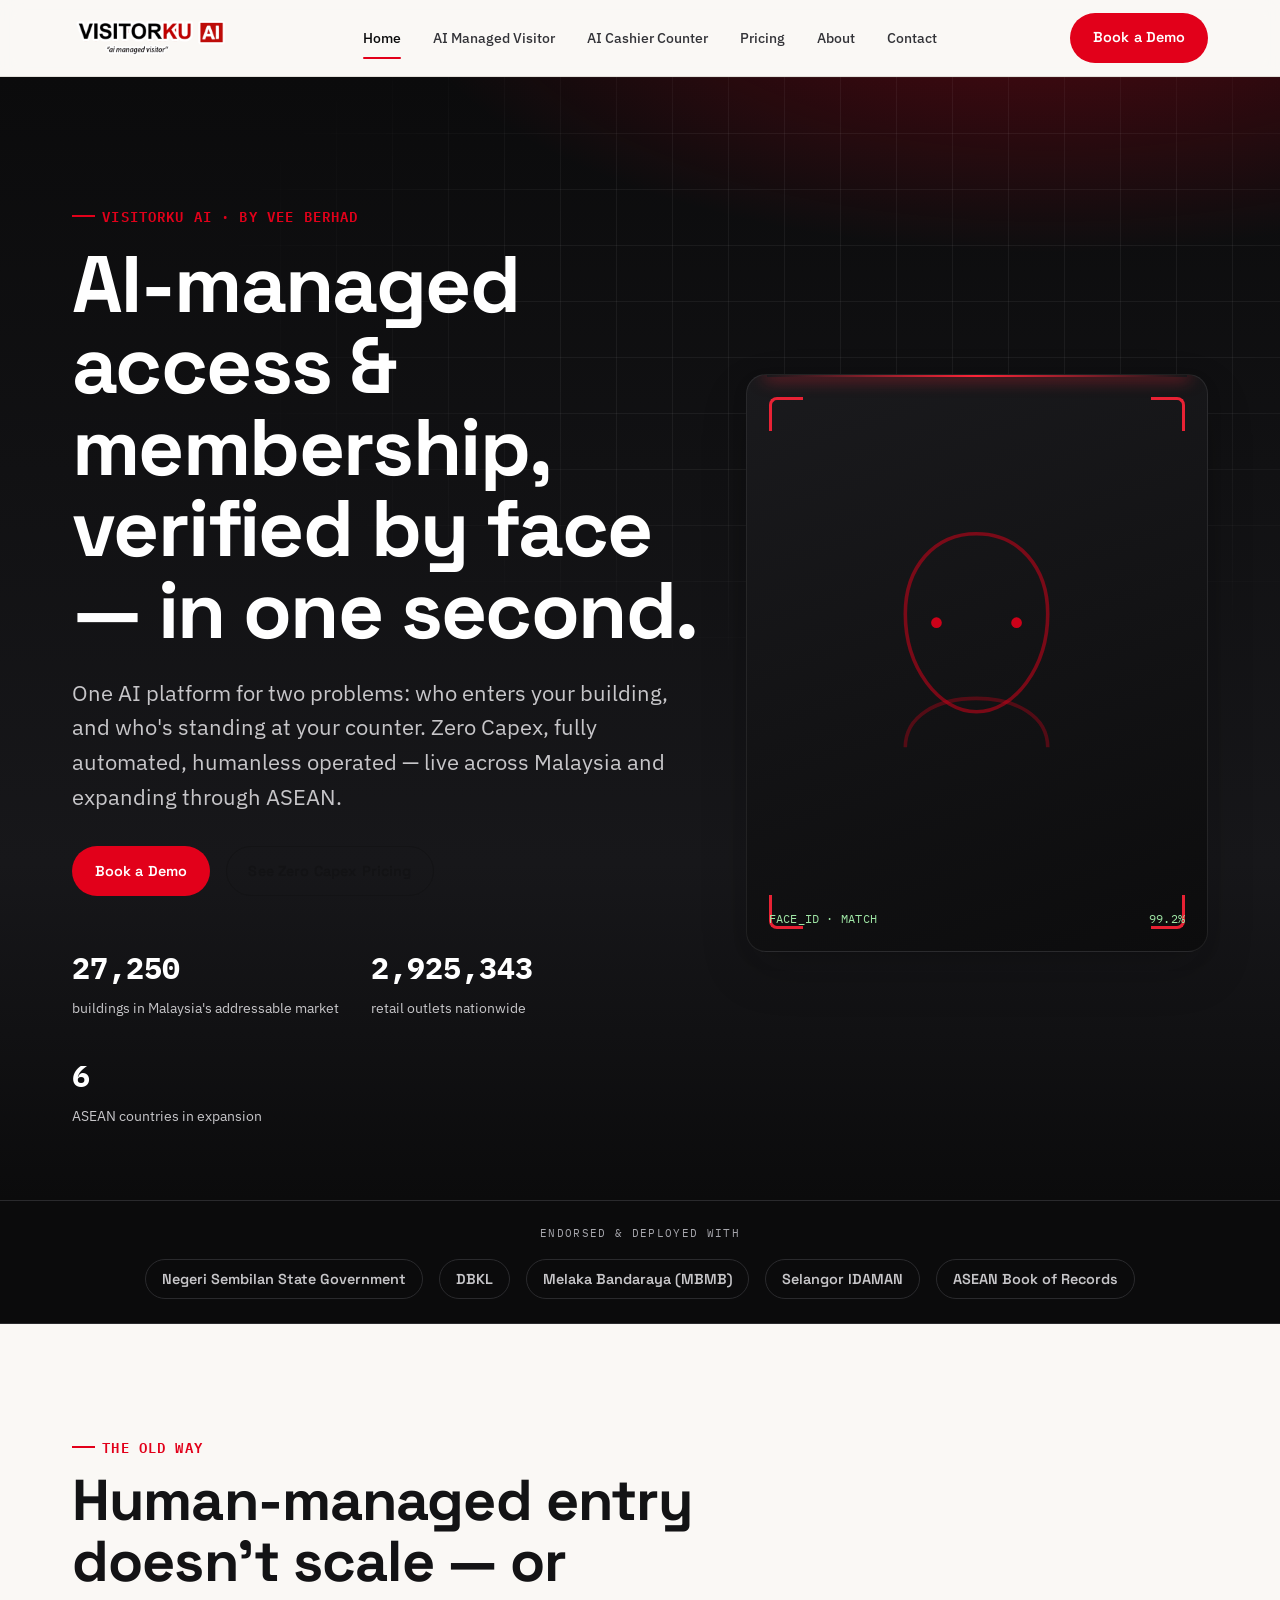
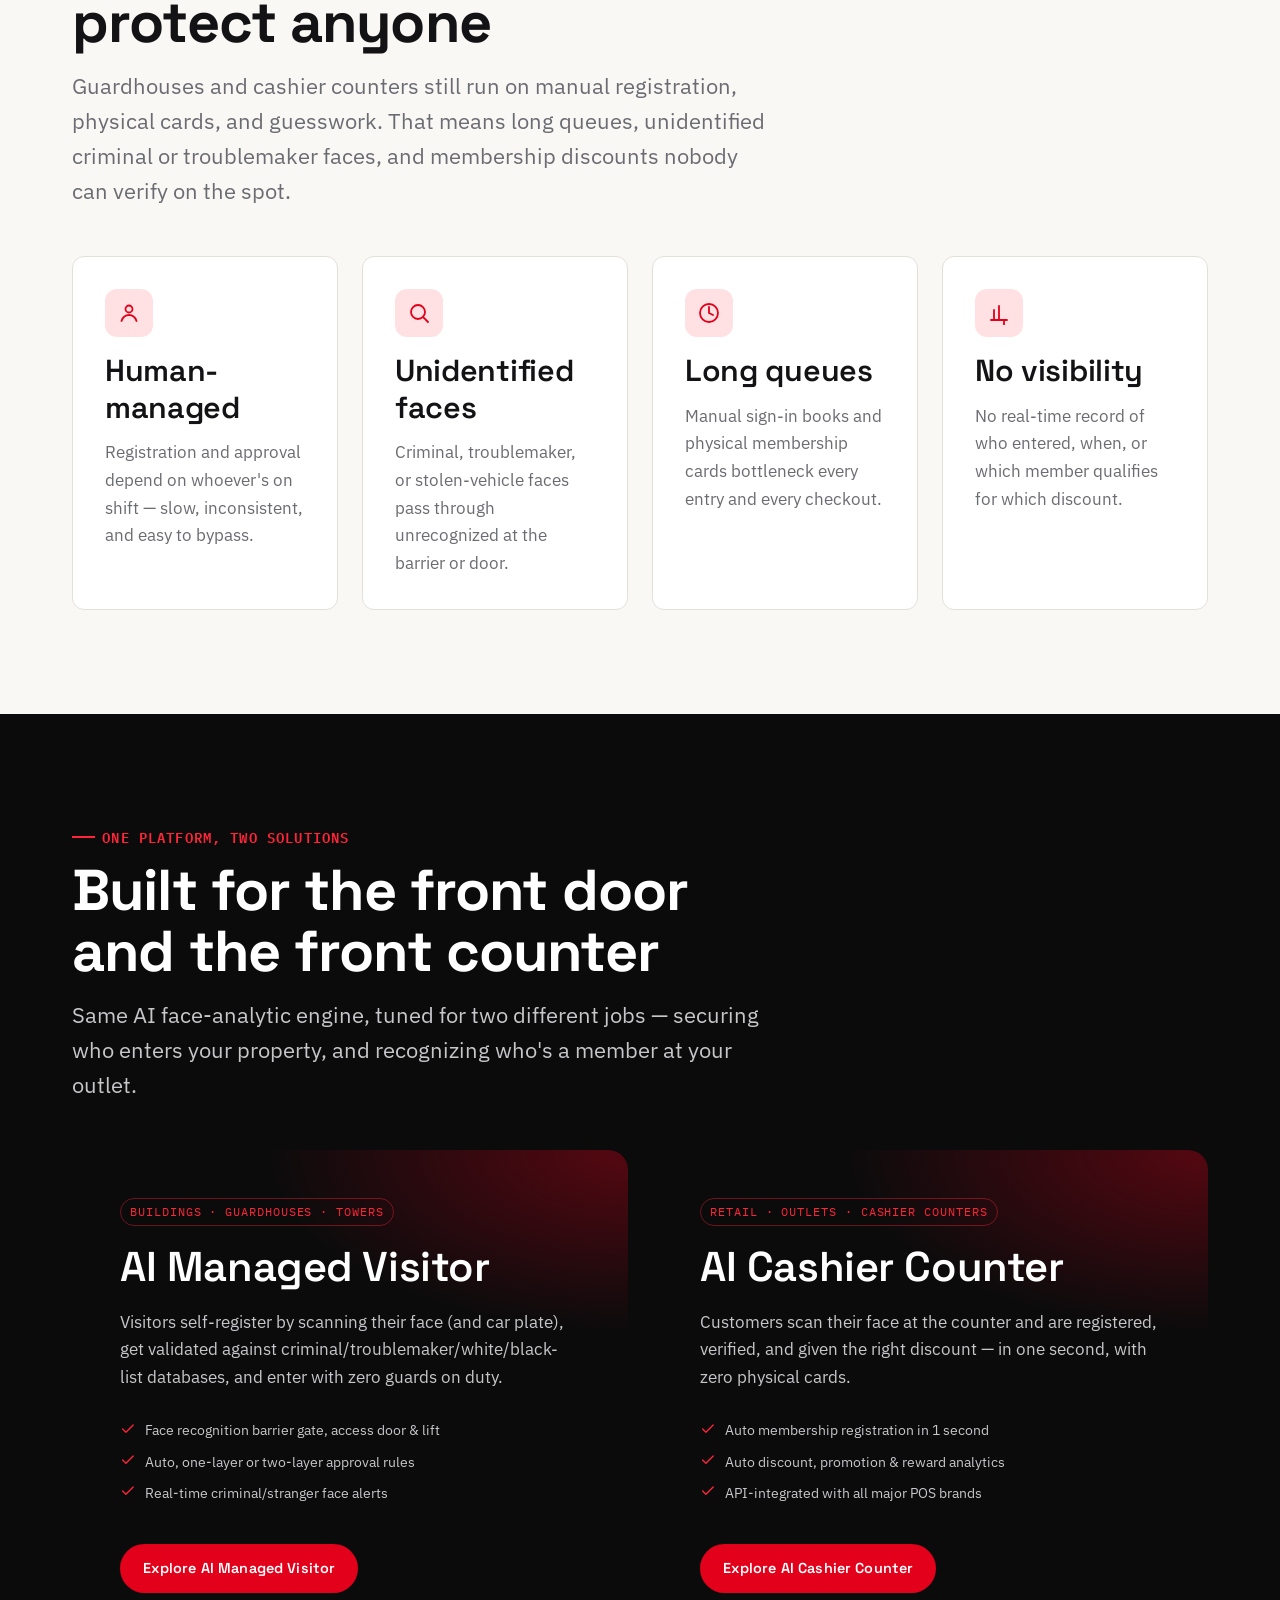
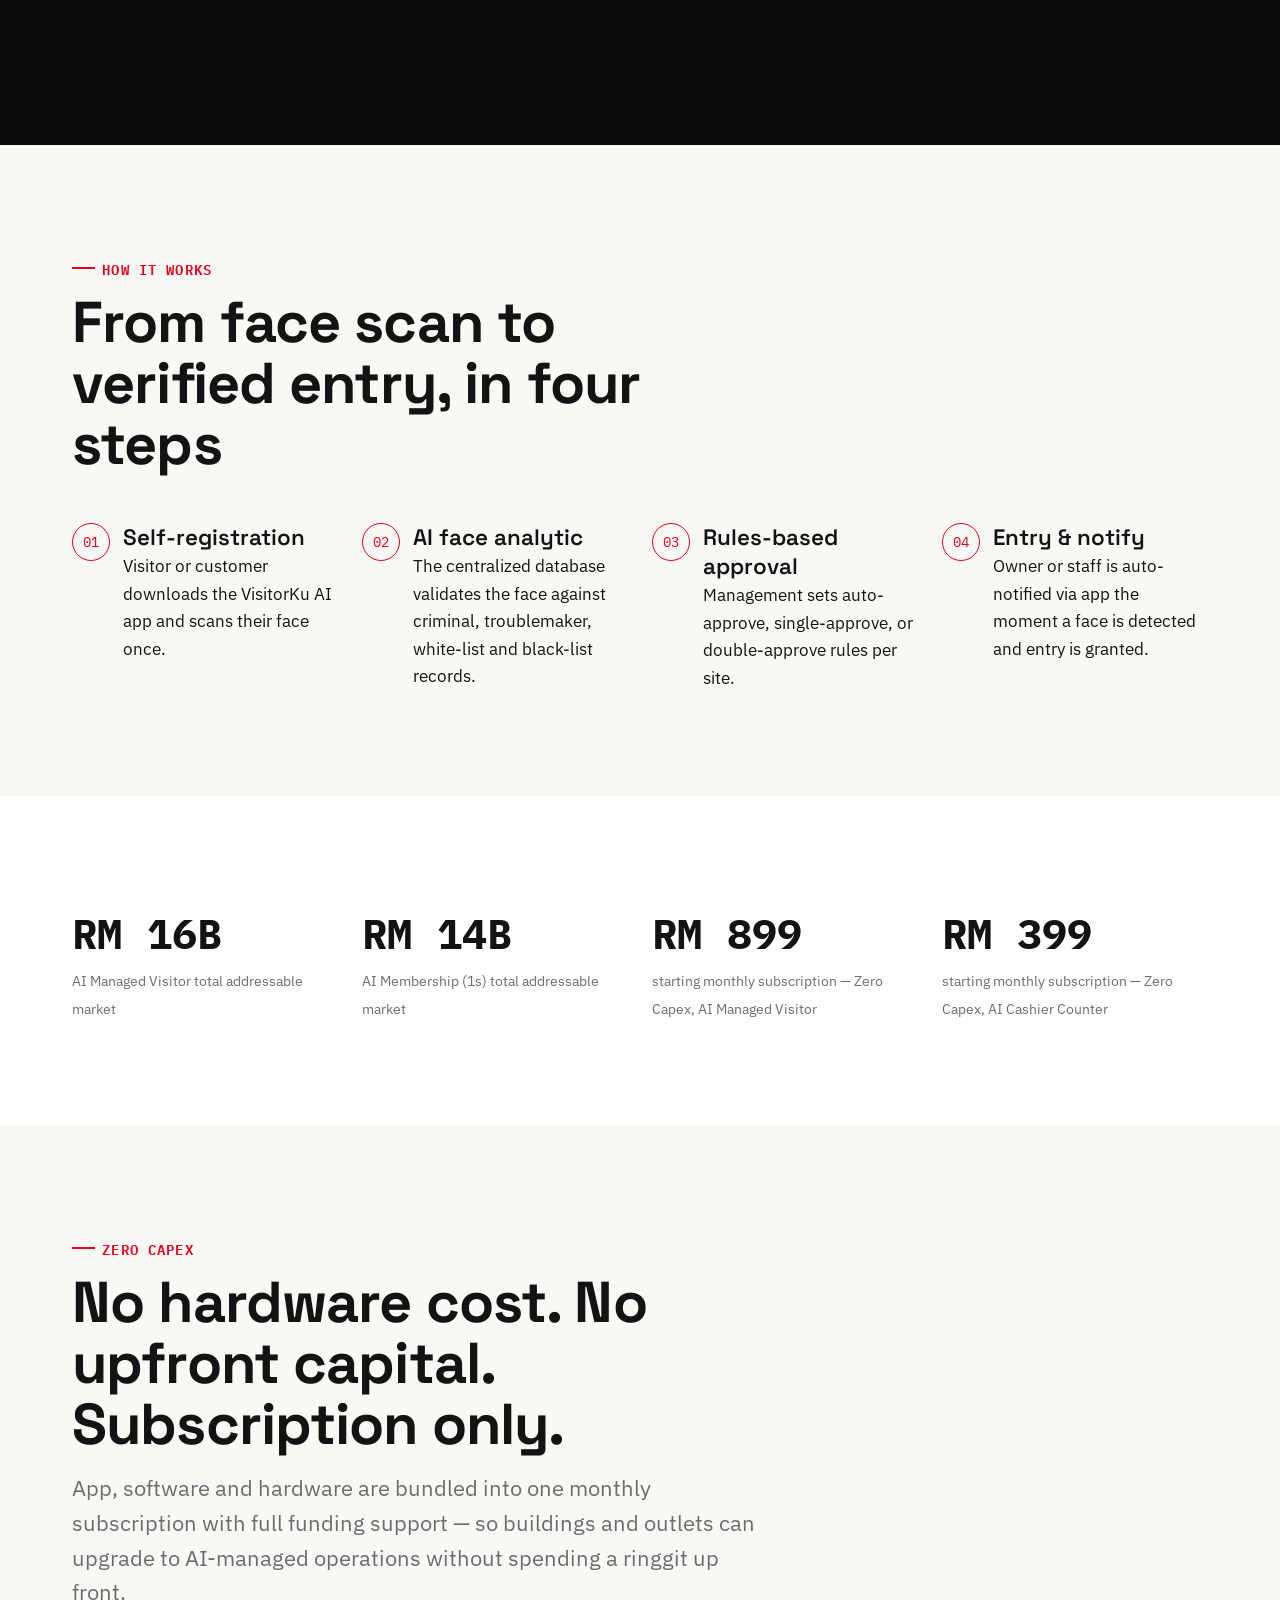
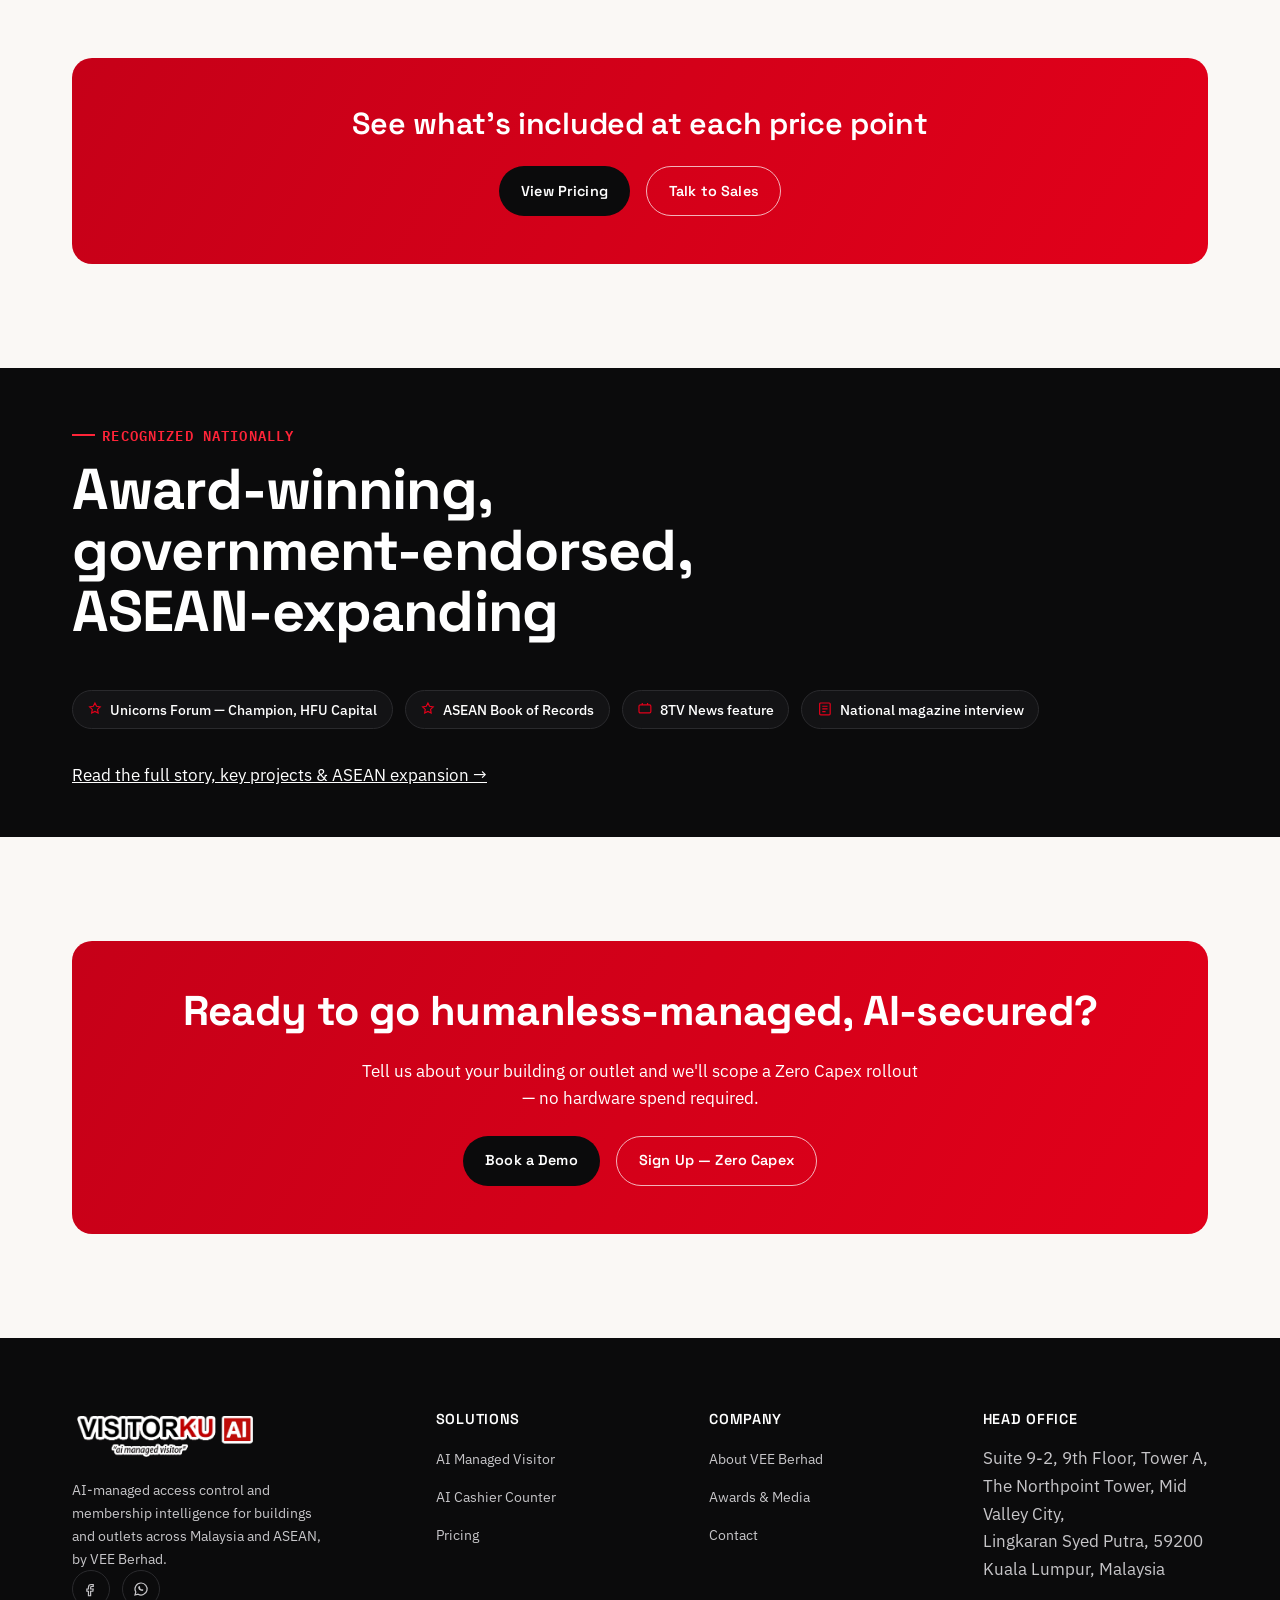
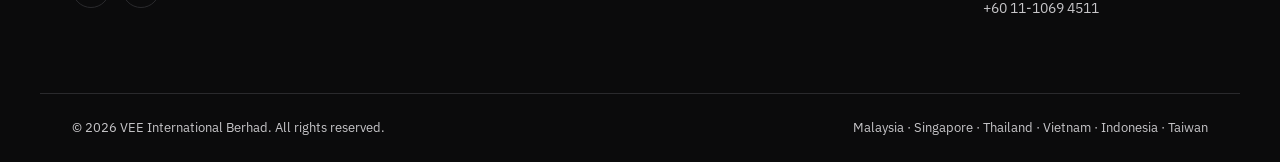
<file: index.html>
<!doctype html>
<html lang="en">
<head>
<meta charset="UTF-8" />
<meta name="viewport" content="width=device-width, initial-scale=1" />
<title>VisitorKu AI — AI-Managed Visitor &amp; Membership Intelligence | VEE Berhad</title>
<meta name="description" content="VisitorKu AI by VEE Berhad delivers AI face-recognition access control for buildings and AI membership for retail outlets across Malaysia — Zero Capex, fully automated, humanless operated." />
<link rel="preconnect" href="https://fonts.googleapis.com">
<link rel="preconnect" href="https://fonts.gstatic.com" crossorigin>
<link href="https://fonts.googleapis.com/css2?family=Space+Grotesk:wght@500;600;700&family=IBM+Plex+Sans:wght@400;500;600&family=IBM+Plex+Mono:wght@500;600&display=swap" rel="stylesheet">
<link rel="stylesheet" href="css/style.css" />
</head>
<body>
<a class="skip-link" href="#main">Skip to content</a>

<header class="site-header">
  <div class="container">
    <a class="brand" href="index.html" aria-label="VisitorKu AI — Home">
      <img src="assets/logo.png" alt="VisitorKu AI" />
    </a>
    <nav class="nav-desktop" aria-label="Primary">
      <a href="index.html" aria-current="page">Home</a>
      <a href="ai-managed-visitor.html">AI Managed Visitor</a>
      <a href="ai-cashier-counter.html">AI Cashier Counter</a>
      <a href="pricing.html">Pricing</a>
      <a href="about.html">About</a>
      <a href="contact.html">Contact</a>
    </nav>
    <div class="nav-cta">
      <a class="btn btn-primary" href="contact.html">Book a Demo</a>
    </div>
    <button class="nav-toggle" aria-label="Open menu" aria-expanded="false" aria-controls="mobile-menu">
      <svg viewBox="0 0 24 24" fill="none" stroke="currentColor" stroke-width="1.8" stroke-linecap="round"><path d="M3 6h18M3 12h18M3 18h18"/></svg>
    </button>
  </div>
</header>
<nav class="nav-mobile" id="mobile-menu" aria-label="Mobile">
    <a href="index.html">Home</a>
    <a href="ai-managed-visitor.html">AI Managed Visitor</a>
    <a href="ai-cashier-counter.html">AI Cashier Counter</a>
    <a href="pricing.html">Pricing</a>
    <a href="about.html">About</a>
    <a href="contact.html">Contact</a>
    <a class="btn btn-primary btn-block" href="contact.html">Book a Demo</a>
</nav>

<main id="main">

  <!-- HERO -->
  <section class="hero">
    <div class="hero-grid" aria-hidden="true"></div>
    <div class="container hero-inner">
      <div>
        <span class="eyebrow">VisitorKu AI · by VEE Berhad</span>
        <h1>AI-managed access &amp; membership, verified by face — in one second.</h1>
        <p class="lede">One AI platform for two problems: who enters your building, and who's standing at your counter. Zero Capex, fully automated, humanless operated — live across Malaysia and expanding through ASEAN.</p>
        <div class="hero-actions">
          <a class="btn btn-primary" href="contact.html">Book a Demo</a>
          <a class="btn btn-outline" href="pricing.html">See Zero Capex Pricing</a>
        </div>
        <div class="hero-stats">
          <div class="hero-stat"><b class="tnum">27,250</b><span>buildings in Malaysia's addressable market</span></div>
          <div class="hero-stat"><b class="tnum">2,925,343</b><span>retail outlets nationwide</span></div>
          <div class="hero-stat"><b class="tnum">6</b><span>ASEAN countries in expansion</span></div>
        </div>
      </div>
      <div class="scan-panel frame" data-reveal>
        <div class="corner tl" aria-hidden="true"></div>
        <div class="corner tr" aria-hidden="true"></div>
        <div class="corner bl" aria-hidden="true"></div>
        <div class="corner br" aria-hidden="true"></div>
        <div class="id-face" aria-hidden="true">
          <svg viewBox="0 0 120 140" fill="none" stroke="#e2001a" stroke-width="1.6">
            <path d="M60 12c-19 0-32 15-32 36 0 24 15 44 32 44s32-20 32-44c0-21-13-36-32-36Z" opacity=".55"/>
            <path d="M28 108c0-14 14-22 32-22s32 8 32 22" opacity=".35"/>
            <circle cx="42" cy="52" r="2.4" fill="#e2001a" stroke="none"/>
            <circle cx="78" cy="52" r="2.4" fill="#e2001a" stroke="none"/>
          </svg>
        </div>
        <div class="scanline" aria-hidden="true"></div>
        <div class="readout" aria-hidden="true">
          <span>FACE_ID · MATCH</span>
          <span>99.2%</span>
        </div>
      </div>
    </div>
  </section>

  <!-- TRUST BAR -->
  <div class="trustbar">
    <div class="container">
      <p>Endorsed &amp; deployed with</p>
      <div class="trust-row">
        <span class="trust-chip">Negeri Sembilan State Government</span>
        <span class="trust-chip">DBKL</span>
        <span class="trust-chip">Melaka Bandaraya (MBMB)</span>
        <span class="trust-chip">Selangor IDAMAN</span>
        <span class="trust-chip">ASEAN Book of Records</span>
      </div>
    </div>
  </div>

  <!-- PROBLEM -->
  <section class="section">
    <div class="container">
      <div class="section-head" data-reveal>
        <span class="eyebrow">The old way</span>
        <h2>Human-managed entry doesn't scale — or protect anyone</h2>
        <p class="lede">Guardhouses and cashier counters still run on manual registration, physical cards, and guesswork. That means long queues, unidentified criminal or troublemaker faces, and membership discounts nobody can verify on the spot.</p>
      </div>
      <div class="grid grid-4">
        <div class="card" data-reveal>
          <div class="icon"><svg viewBox="0 0 24 24" fill="none" stroke="currentColor" stroke-width="1.8" stroke-linecap="round" stroke-linejoin="round"><circle cx="12" cy="8" r="3.5"/><path d="M4.5 20c1.5-4.5 5-6 7.5-6s6 1.5 7.5 6"/></svg></div>
          <h3>Human-managed</h3>
          <p>Registration and approval depend on whoever's on shift — slow, inconsistent, and easy to bypass.</p>
        </div>
        <div class="card" data-reveal>
          <div class="icon"><svg viewBox="0 0 24 24" fill="none" stroke="currentColor" stroke-width="1.8" stroke-linecap="round" stroke-linejoin="round"><circle cx="11" cy="11" r="7"/><path d="M21 21l-4.3-4.3"/></svg></div>
          <h3>Unidentified faces</h3>
          <p>Criminal, troublemaker, or stolen-vehicle faces pass through unrecognized at the barrier or door.</p>
        </div>
        <div class="card" data-reveal>
          <div class="icon"><svg viewBox="0 0 24 24" fill="none" stroke="currentColor" stroke-width="1.8" stroke-linecap="round" stroke-linejoin="round"><path d="M12 6v6l4 2"/><circle cx="12" cy="12" r="9"/></svg></div>
          <h3>Long queues</h3>
          <p>Manual sign-in books and physical membership cards bottleneck every entry and every checkout.</p>
        </div>
        <div class="card" data-reveal>
          <div class="icon"><svg viewBox="0 0 24 24" fill="none" stroke="currentColor" stroke-width="1.8" stroke-linecap="round" stroke-linejoin="round"><path d="M4 19h16M7 19V9M12 19V5M17 19v7"/></svg></div>
          <h3>No visibility</h3>
          <p>No real-time record of who entered, when, or which member qualifies for which discount.</p>
        </div>
      </div>
    </div>
  </section>

  <!-- TWO PRODUCTS -->
  <section class="section section--dark">
    <div class="container">
      <div class="section-head" data-reveal>
        <span class="eyebrow">One platform, two solutions</span>
        <h2>Built for the front door and the front counter</h2>
        <p class="lede">Same AI face-analytic engine, tuned for two different jobs — securing who enters your property, and recognizing who's a member at your outlet.</p>
      </div>
      <div class="grid grid-2">
        <article class="product-card" data-reveal>
          <span class="tag">Buildings · Guardhouses · Towers</span>
          <h3>AI Managed Visitor</h3>
          <p style="color:var(--text-inverse-muted)">Visitors self-register by scanning their face (and car plate), get validated against criminal/troublemaker/white/black-list databases, and enter with zero guards on duty.</p>
          <ul>
            <li><svg viewBox="0 0 24 24" fill="none" stroke="currentColor" stroke-width="2" stroke-linecap="round" stroke-linejoin="round"><path d="M20 6L9 17l-5-5"/></svg>Face recognition barrier gate, access door &amp; lift</li>
            <li><svg viewBox="0 0 24 24" fill="none" stroke="currentColor" stroke-width="2" stroke-linecap="round" stroke-linejoin="round"><path d="M20 6L9 17l-5-5"/></svg>Auto, one-layer or two-layer approval rules</li>
            <li><svg viewBox="0 0 24 24" fill="none" stroke="currentColor" stroke-width="2" stroke-linecap="round" stroke-linejoin="round"><path d="M20 6L9 17l-5-5"/></svg>Real-time criminal/stranger face alerts</li>
          </ul>
          <a class="btn btn-primary" href="ai-managed-visitor.html">Explore AI Managed Visitor</a>
        </article>
        <article class="product-card" data-reveal>
          <span class="tag">Retail · Outlets · Cashier Counters</span>
          <h3>AI Cashier Counter</h3>
          <p style="color:var(--text-inverse-muted)">Customers scan their face at the counter and are registered, verified, and given the right discount — in one second, with zero physical cards.</p>
          <ul>
            <li><svg viewBox="0 0 24 24" fill="none" stroke="currentColor" stroke-width="2" stroke-linecap="round" stroke-linejoin="round"><path d="M20 6L9 17l-5-5"/></svg>Auto membership registration in 1 second</li>
            <li><svg viewBox="0 0 24 24" fill="none" stroke="currentColor" stroke-width="2" stroke-linecap="round" stroke-linejoin="round"><path d="M20 6L9 17l-5-5"/></svg>Auto discount, promotion &amp; reward analytics</li>
            <li><svg viewBox="0 0 24 24" fill="none" stroke="currentColor" stroke-width="2" stroke-linecap="round" stroke-linejoin="round"><path d="M20 6L9 17l-5-5"/></svg>API-integrated with all major POS brands</li>
          </ul>
          <a class="btn btn-primary" href="ai-cashier-counter.html">Explore AI Cashier Counter</a>
        </article>
      </div>
    </div>
  </section>

  <!-- HOW IT WORKS -->
  <section class="section">
    <div class="container">
      <div class="section-head" data-reveal>
        <span class="eyebrow">How it works</span>
        <h2>From face scan to verified entry, in four steps</h2>
      </div>
      <div class="grid grid-4 steps">
        <div class="step" data-reveal>
          <h4>Self-registration</h4>
          <p>Visitor or customer downloads the VisitorKu AI app and scans their face once.</p>
        </div>
        <div class="step" data-reveal>
          <h4>AI face analytic</h4>
          <p>The centralized database validates the face against criminal, troublemaker, white-list and black-list records.</p>
        </div>
        <div class="step" data-reveal>
          <h4>Rules-based approval</h4>
          <p>Management sets auto-approve, single-approve, or double-approve rules per site.</p>
        </div>
        <div class="step" data-reveal>
          <h4>Entry &amp; notify</h4>
          <p>Owner or staff is auto-notified via app the moment a face is detected and entry is granted.</p>
        </div>
      </div>
    </div>
  </section>

  <!-- STATS / MARKET -->
  <section class="section section--surface">
    <div class="container">
      <div class="grid grid-4">
        <div class="stat-card" data-reveal>
          <b class="tnum">RM 16B</b>
          <span>AI Managed Visitor total addressable market</span>
        </div>
        <div class="stat-card" data-reveal>
          <b class="tnum">RM 14B</b>
          <span>AI Membership (1s) total addressable market</span>
        </div>
        <div class="stat-card" data-reveal>
          <b class="tnum">RM 899</b>
          <span>starting monthly subscription — Zero Capex, AI Managed Visitor</span>
        </div>
        <div class="stat-card" data-reveal>
          <b class="tnum">RM 399</b>
          <span>starting monthly subscription — Zero Capex, AI Cashier Counter</span>
        </div>
      </div>
    </div>
  </section>

  <!-- PRICING TEASER -->
  <section class="section">
    <div class="container">
      <div class="section-head" data-reveal>
        <span class="eyebrow">Zero Capex</span>
        <h2>No hardware cost. No upfront capital. Subscription only.</h2>
        <p class="lede">App, software and hardware are bundled into one monthly subscription with full funding support — so buildings and outlets can upgrade to AI-managed operations without spending a ringgit up front.</p>
      </div>
      <div class="cta-banner" data-reveal>
        <h3>See what's included at each price point</h3>
        <div class="hero-actions" style="margin-top:0">
          <a class="btn btn-primary" href="pricing.html">View Pricing</a>
          <a class="btn btn-outline" href="contact.html">Talk to Sales</a>
        </div>
      </div>
    </div>
  </section>

  <!-- AWARDS TEASER -->
  <section class="section section--dark section--tight">
    <div class="container">
      <div class="section-head" data-reveal>
        <span class="eyebrow">Recognized nationally</span>
        <h2>Award-winning, government-endorsed, ASEAN-expanding</h2>
      </div>
      <div class="badge-row" data-reveal>
        <span class="badge" style="background:var(--surface-dark);border-color:var(--border-dark);color:var(--white)"><svg viewBox="0 0 24 24" fill="none" stroke="currentColor" stroke-width="1.8"><path d="M12 3l2.5 5 5.5.8-4 3.9.9 5.5L12 15.9 7.1 18.2l.9-5.5-4-3.9 5.5-.8L12 3Z"/></svg>Unicorns Forum — Champion, HFU Capital</span>
        <span class="badge" style="background:var(--surface-dark);border-color:var(--border-dark);color:var(--white)"><svg viewBox="0 0 24 24" fill="none" stroke="currentColor" stroke-width="1.8"><path d="M12 3l2.5 5 5.5.8-4 3.9.9 5.5L12 15.9 7.1 18.2l.9-5.5-4-3.9 5.5-.8L12 3Z"/></svg>ASEAN Book of Records</span>
        <span class="badge" style="background:var(--surface-dark);border-color:var(--border-dark);color:var(--white)"><svg viewBox="0 0 24 24" fill="none" stroke="currentColor" stroke-width="1.8"><rect x="3" y="6" width="18" height="12" rx="2"/><path d="M8 3v3M16 3v3"/></svg>8TV News feature</span>
        <span class="badge" style="background:var(--surface-dark);border-color:var(--border-dark);color:var(--white)"><svg viewBox="0 0 24 24" fill="none" stroke="currentColor" stroke-width="1.8"><rect x="4" y="3" width="16" height="18" rx="1.5"/><path d="M8 8h8M8 12h8M8 16h5"/></svg>National magazine interview</span>
      </div>
      <p class="mt-5" style="color:var(--text-inverse-muted)"><a href="about.html" style="color:var(--white);text-decoration:underline">Read the full story, key projects &amp; ASEAN expansion →</a></p>
    </div>
  </section>

  <!-- FINAL CTA -->
  <section class="section">
    <div class="container">
      <div class="cta-banner" data-reveal>
        <h2 style="font-size:var(--step-3)">Ready to go humanless-managed, AI-secured?</h2>
        <p style="max-width:56ch">Tell us about your building or outlet and we'll scope a Zero Capex rollout — no hardware spend required.</p>
        <div class="hero-actions" style="margin-top:0">
          <a class="btn btn-primary" href="contact.html">Book a Demo</a>
          <a class="btn btn-outline" href="https://forms.gle/ZS1wViLV85wiQRVaA" target="_blank" rel="noopener">Sign Up — Zero Capex</a>
        </div>
      </div>
    </div>
  </section>

</main>

<footer class="site-footer">
  <div class="container footer-top">
    <div class="footer-brand">
      <img src="assets/logo.png" alt="VisitorKu AI" />
      <p>AI-managed access control and membership intelligence for buildings and outlets across Malaysia and ASEAN, by VEE Berhad.</p>
      <div class="social-row">
        <a href="https://www.facebook.com/profile.php?id=61586808593642" target="_blank" rel="noopener" aria-label="VisitorKu AI on Facebook"><svg viewBox="0 0 24 24" fill="none" stroke="currentColor" stroke-width="1.6"><path d="M15 8.5h-2c-.8 0-1.5.7-1.5 1.5v2h3.4l-.4 3H11.5V21H8.6v-6H6.5V12h2.1v-2.3C8.6 7.5 10.2 6 12.5 6H15v2.5Z"/></svg></a>
        <a href="https://wa.me/601110694511" target="_blank" rel="noopener" aria-label="VisitorKu AI on WhatsApp"><svg viewBox="0 0 24 24" fill="none" stroke="currentColor" stroke-width="1.6"><path d="M12 4a8 8 0 0 0-6.9 12l-1.1 4 4.1-1.1A8 8 0 1 0 12 4Z"/><path d="M8.5 9.6c0-.7.4-1.3 1-1.5l.6-.2 1 2-.6.4c.4 1 1.3 1.9 2.3 2.3l.4-.6 2 1-.2.6c-.2.6-.8 1-1.4 1-3.5 0-5.5-2.5-5.5-5.5Z" fill="currentColor" stroke="none"/></svg></a>
      </div>
    </div>
    <div class="footer-col">
      <h4>Solutions</h4>
      <ul>
        <li><a href="ai-managed-visitor.html">AI Managed Visitor</a></li>
        <li><a href="ai-cashier-counter.html">AI Cashier Counter</a></li>
        <li><a href="pricing.html">Pricing</a></li>
      </ul>
    </div>
    <div class="footer-col">
      <h4>Company</h4>
      <ul>
        <li><a href="about.html">About VEE Berhad</a></li>
        <li><a href="about.html#awards">Awards &amp; Media</a></li>
        <li><a href="contact.html">Contact</a></li>
      </ul>
    </div>
    <div class="footer-col">
      <h4>Head Office</h4>
      <ul>
        <li>Suite 9-2, 9th Floor, Tower A,<br>The Northpoint Tower, Mid Valley City,<br>Lingkaran Syed Putra, 59200 Kuala Lumpur, Malaysia</li>
        <li><a href="tel:+601110694511">+60 11-1069 4511</a></li>
      </ul>
    </div>
  </div>
  <div class="container footer-bottom">
    <p>© 2026 VEE International Berhad. All rights reserved.</p>
    <p>Malaysia · Singapore · Thailand · Vietnam · Indonesia · Taiwan</p>
  </div>
</footer>

<script src="js/main.js"></script>
</body>
</html>
</file>
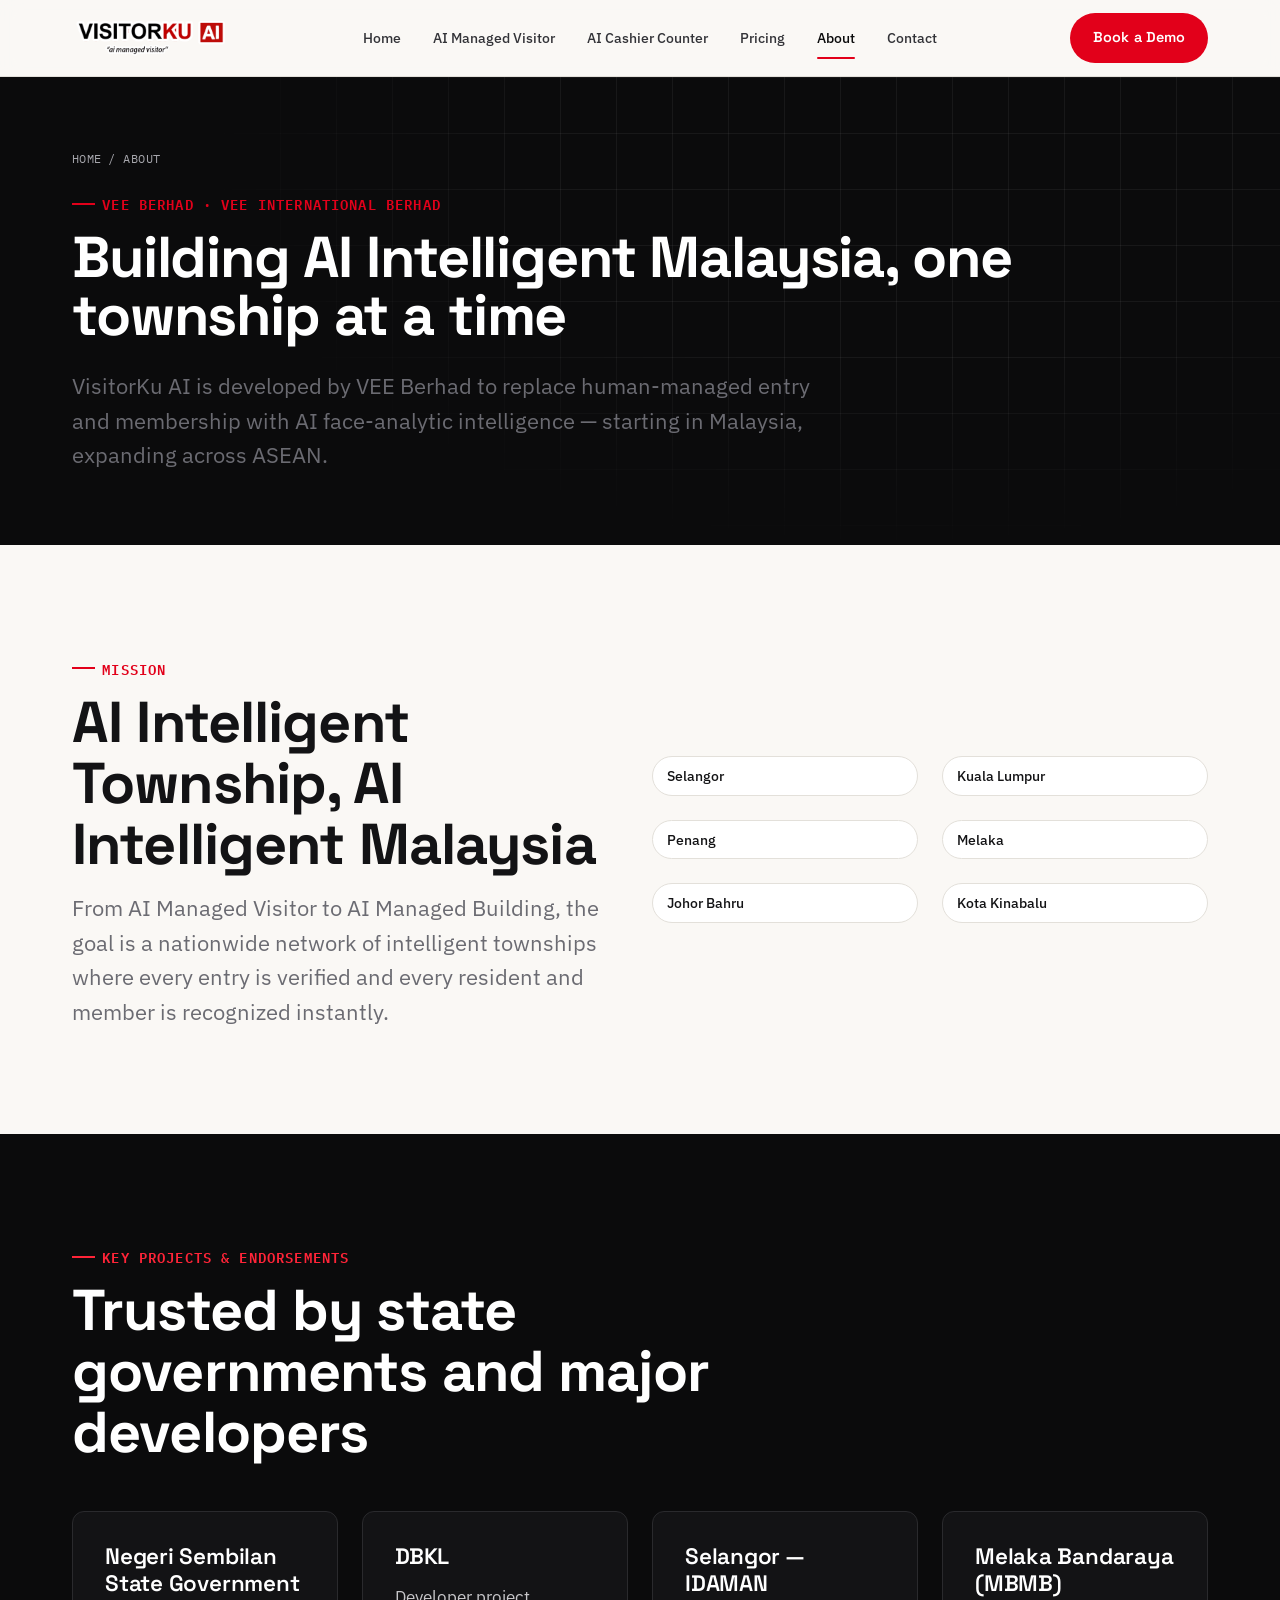
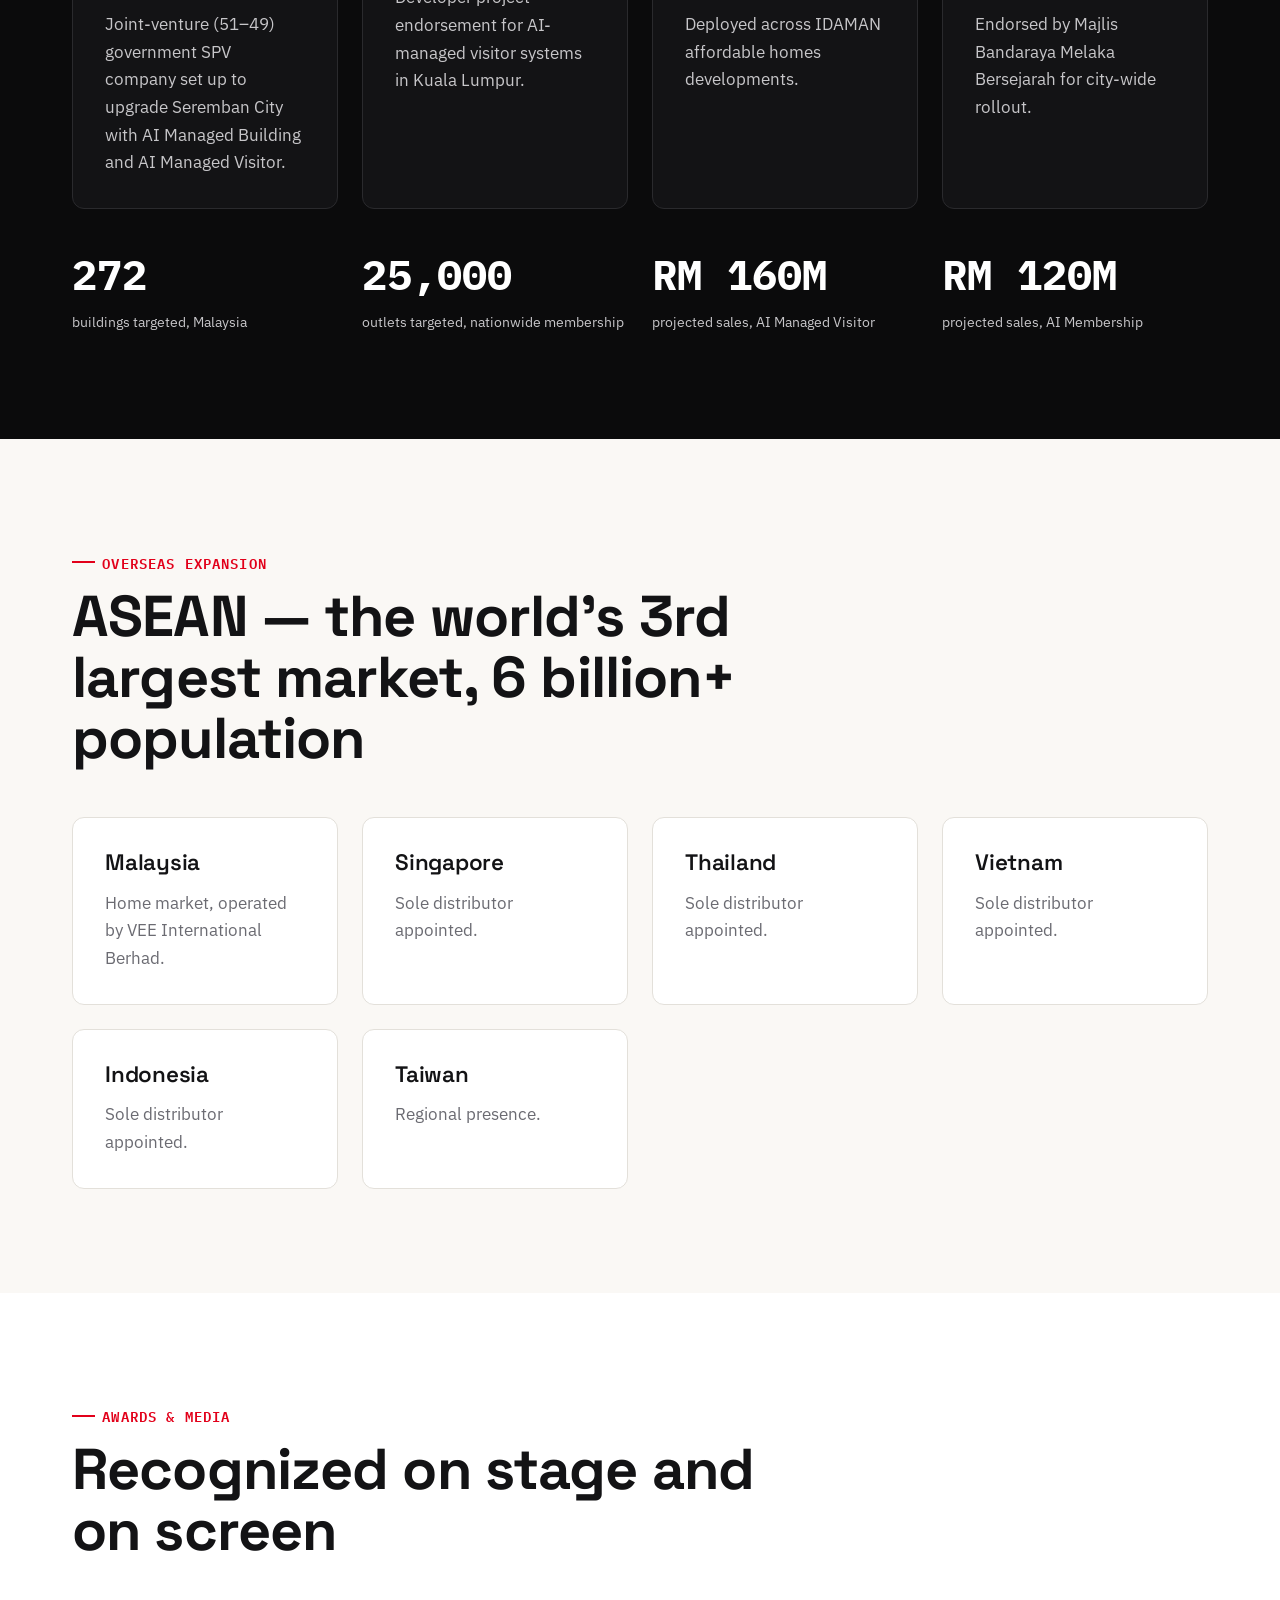
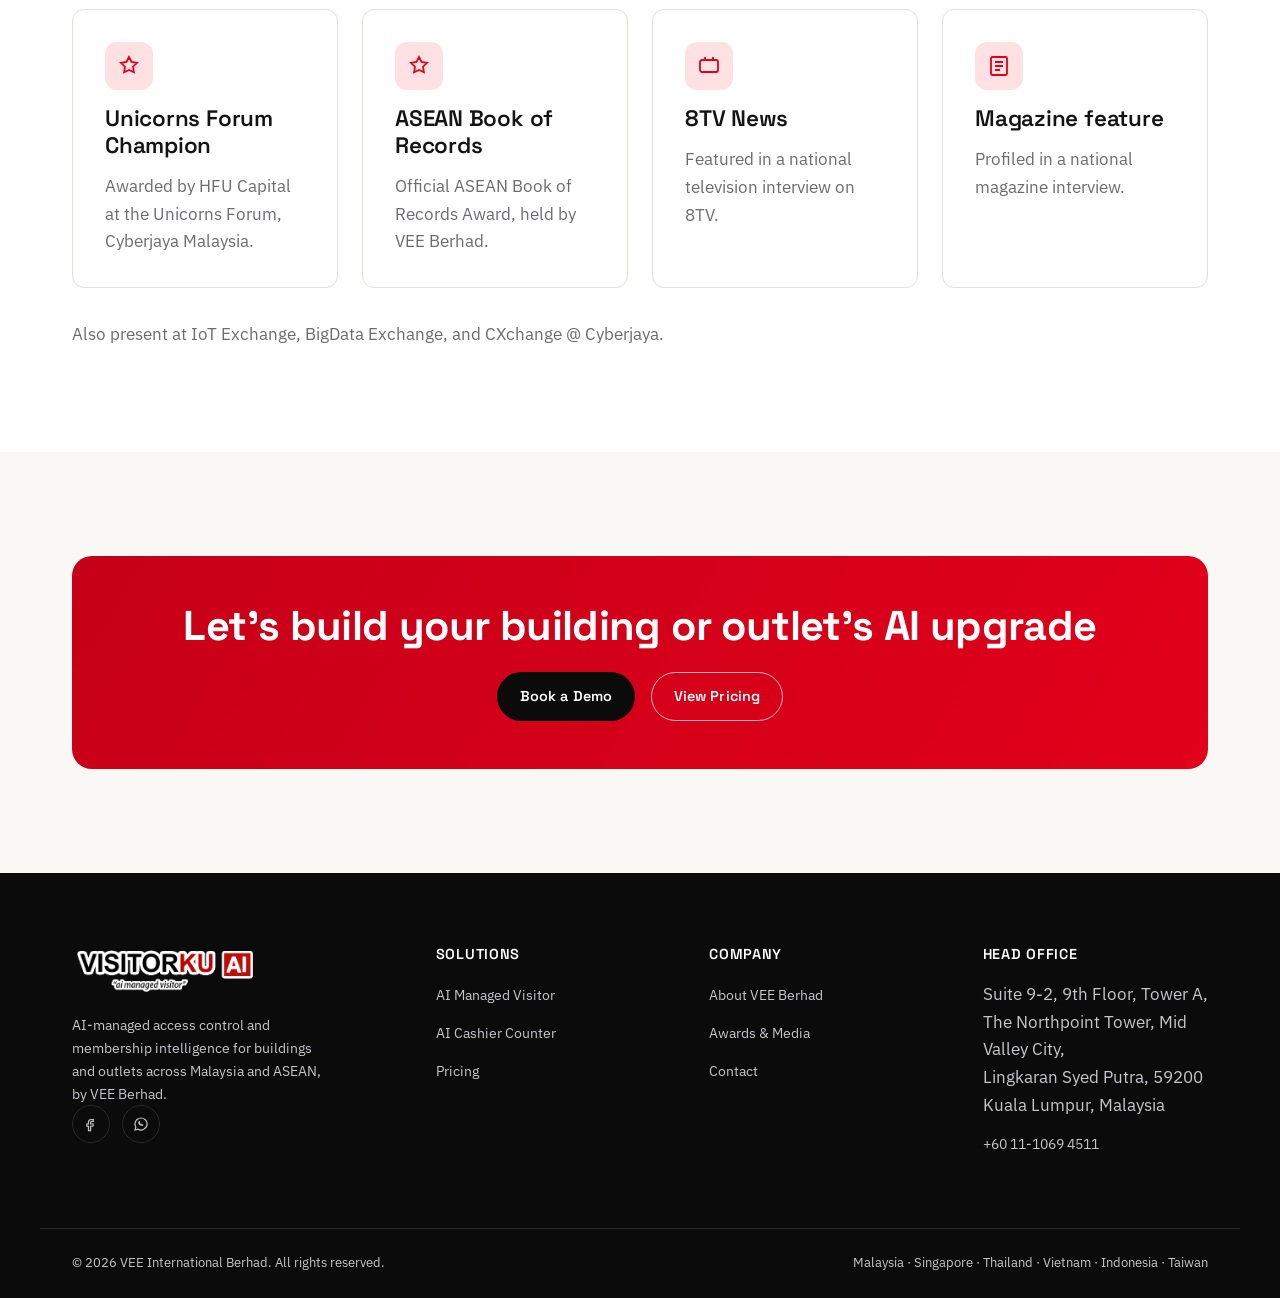
<file: about.html>
<!doctype html>
<html lang="en">
<head>
<meta charset="UTF-8" />
<meta name="viewport" content="width=device-width, initial-scale=1" />
<title>About — VEE Berhad &amp; VisitorKu AI</title>
<meta name="description" content="VisitorKu AI is built by VEE Berhad / VEE International Berhad, Malaysia. Government-endorsed, award-winning, expanding across ASEAN with a mission to build AI Intelligent Malaysia." />
<link rel="preconnect" href="https://fonts.googleapis.com">
<link rel="preconnect" href="https://fonts.gstatic.com" crossorigin>
<link href="https://fonts.googleapis.com/css2?family=Space+Grotesk:wght@500;600;700&family=IBM+Plex+Sans:wght@400;500;600&family=IBM+Plex+Mono:wght@500;600&display=swap" rel="stylesheet">
<link rel="stylesheet" href="css/style.css" />
</head>
<body>
<a class="skip-link" href="#main">Skip to content</a>

<header class="site-header">
  <div class="container">
    <a class="brand" href="index.html" aria-label="VisitorKu AI — Home">
      <img src="assets/logo.png" alt="VisitorKu AI" />
    </a>
    <nav class="nav-desktop" aria-label="Primary">
      <a href="index.html">Home</a>
      <a href="ai-managed-visitor.html">AI Managed Visitor</a>
      <a href="ai-cashier-counter.html">AI Cashier Counter</a>
      <a href="pricing.html">Pricing</a>
      <a href="about.html" aria-current="page">About</a>
      <a href="contact.html">Contact</a>
    </nav>
    <div class="nav-cta">
      <a class="btn btn-primary" href="contact.html">Book a Demo</a>
    </div>
    <button class="nav-toggle" aria-label="Open menu" aria-expanded="false" aria-controls="mobile-menu">
      <svg viewBox="0 0 24 24" fill="none" stroke="currentColor" stroke-width="1.8" stroke-linecap="round"><path d="M3 6h18M3 12h18M3 18h18"/></svg>
    </button>
  </div>
</header>
<nav class="nav-mobile" id="mobile-menu" aria-label="Mobile">
    <a href="index.html">Home</a>
    <a href="ai-managed-visitor.html">AI Managed Visitor</a>
    <a href="ai-cashier-counter.html">AI Cashier Counter</a>
    <a href="pricing.html">Pricing</a>
    <a href="about.html">About</a>
    <a href="contact.html">Contact</a>
    <a class="btn btn-primary btn-block" href="contact.html">Book a Demo</a>
</nav>

<main id="main">

  <section class="page-hero">
    <div class="hero-grid" aria-hidden="true"></div>
    <div class="container">
      <p class="breadcrumb"><a href="index.html">Home</a> / About</p>
      <span class="eyebrow">VEE Berhad · VEE International Berhad</span>
      <h1 class="mt-2" style="font-size:var(--step-4)">Building AI Intelligent Malaysia, one township at a time</h1>
      <p class="lede mt-4">VisitorKu AI is developed by VEE Berhad to replace human-managed entry and membership with AI face-analytic intelligence — starting in Malaysia, expanding across ASEAN.</p>
    </div>
  </section>

  <!-- MISSION -->
  <section class="section">
    <div class="container">
      <div class="grid grid-2" style="align-items:center">
        <div data-reveal>
          <span class="eyebrow">Mission</span>
          <h2>AI Intelligent Township, AI Intelligent Malaysia</h2>
          <p class="lede mt-3">From AI Managed Visitor to AI Managed Building, the goal is a nationwide network of intelligent townships where every entry is verified and every resident and member is recognized instantly.</p>
        </div>
        <div class="grid grid-2" data-reveal>
          <span class="badge">Selangor</span>
          <span class="badge">Kuala Lumpur</span>
          <span class="badge">Penang</span>
          <span class="badge">Melaka</span>
          <span class="badge">Johor Bahru</span>
          <span class="badge">Kota Kinabalu</span>
        </div>
      </div>
    </div>
  </section>

  <!-- KEY PROJECTS & ENDORSEMENTS -->
  <section class="section section--dark">
    <div class="container">
      <div class="section-head" data-reveal>
        <span class="eyebrow">Key projects &amp; endorsements</span>
        <h2>Trusted by state governments and major developers</h2>
      </div>
      <div class="grid grid-4">
        <div class="card card--dark" data-reveal>
          <h3 style="font-size:var(--step-1)">Negeri Sembilan State Government</h3>
          <p>Joint-venture (51–49) government SPV company set up to upgrade Seremban City with AI Managed Building and AI Managed Visitor.</p>
        </div>
        <div class="card card--dark" data-reveal>
          <h3 style="font-size:var(--step-1)">DBKL</h3>
          <p>Developer project endorsement for AI-managed visitor systems in Kuala Lumpur.</p>
        </div>
        <div class="card card--dark" data-reveal>
          <h3 style="font-size:var(--step-1)">Selangor — IDAMAN</h3>
          <p>Deployed across IDAMAN affordable homes developments.</p>
        </div>
        <div class="card card--dark" data-reveal>
          <h3 style="font-size:var(--step-1)">Melaka Bandaraya (MBMB)</h3>
          <p>Endorsed by Majlis Bandaraya Melaka Bersejarah for city-wide rollout.</p>
        </div>
      </div>
      <div class="grid grid-4 mt-5" data-reveal>
        <div class="stat-card"><b class="tnum">272</b><span>buildings targeted, Malaysia</span></div>
        <div class="stat-card"><b class="tnum">25,000</b><span>outlets targeted, nationwide membership</span></div>
        <div class="stat-card"><b class="tnum">RM 160M</b><span>projected sales, AI Managed Visitor</span></div>
        <div class="stat-card"><b class="tnum">RM 120M</b><span>projected sales, AI Membership</span></div>
      </div>
    </div>
  </section>

  <!-- ASEAN EXPANSION -->
  <section class="section">
    <div class="container">
      <div class="section-head" data-reveal>
        <span class="eyebrow">Overseas expansion</span>
        <h2>ASEAN — the world's 3rd largest market, 6 billion+ population</h2>
      </div>
      <div class="grid grid-4">
        <div class="card" data-reveal><h3 style="font-size:var(--step-1)">Malaysia</h3><p>Home market, operated by VEE International Berhad.</p></div>
        <div class="card" data-reveal><h3 style="font-size:var(--step-1)">Singapore</h3><p>Sole distributor appointed.</p></div>
        <div class="card" data-reveal><h3 style="font-size:var(--step-1)">Thailand</h3><p>Sole distributor appointed.</p></div>
        <div class="card" data-reveal><h3 style="font-size:var(--step-1)">Vietnam</h3><p>Sole distributor appointed.</p></div>
        <div class="card" data-reveal><h3 style="font-size:var(--step-1)">Indonesia</h3><p>Sole distributor appointed.</p></div>
        <div class="card" data-reveal><h3 style="font-size:var(--step-1)">Taiwan</h3><p>Regional presence.</p></div>
      </div>
    </div>
  </section>

  <!-- AWARDS -->
  <section id="awards" class="section section--surface">
    <div class="container">
      <div class="section-head" data-reveal>
        <span class="eyebrow">Awards &amp; media</span>
        <h2>Recognized on stage and on screen</h2>
      </div>
      <div class="grid grid-4">
        <div class="card" data-reveal>
          <div class="icon"><svg viewBox="0 0 24 24" fill="none" stroke="currentColor" stroke-width="1.8"><path d="M12 3l2.5 5 5.5.8-4 3.9.9 5.5L12 15.9 7.1 18.2l.9-5.5-4-3.9 5.5-.8L12 3Z"/></svg></div>
          <h3 style="font-size:var(--step-1)">Unicorns Forum Champion</h3>
          <p>Awarded by HFU Capital at the Unicorns Forum, Cyberjaya Malaysia.</p>
        </div>
        <div class="card" data-reveal>
          <div class="icon"><svg viewBox="0 0 24 24" fill="none" stroke="currentColor" stroke-width="1.8"><path d="M12 3l2.5 5 5.5.8-4 3.9.9 5.5L12 15.9 7.1 18.2l.9-5.5-4-3.9 5.5-.8L12 3Z"/></svg></div>
          <h3 style="font-size:var(--step-1)">ASEAN Book of Records</h3>
          <p>Official ASEAN Book of Records Award, held by VEE Berhad.</p>
        </div>
        <div class="card" data-reveal>
          <div class="icon"><svg viewBox="0 0 24 24" fill="none" stroke="currentColor" stroke-width="1.8"><rect x="3" y="6" width="18" height="12" rx="2"/><path d="M8 3v3M16 3v3"/></svg></div>
          <h3 style="font-size:var(--step-1)">8TV News</h3>
          <p>Featured in a national television interview on 8TV.</p>
        </div>
        <div class="card" data-reveal>
          <div class="icon"><svg viewBox="0 0 24 24" fill="none" stroke="currentColor" stroke-width="1.8"><rect x="4" y="3" width="16" height="18" rx="1.5"/><path d="M8 8h8M8 12h8M8 16h5"/></svg></div>
          <h3 style="font-size:var(--step-1)">Magazine feature</h3>
          <p>Profiled in a national magazine interview.</p>
        </div>
      </div>
      <p class="mt-5" style="color:var(--text-muted)">Also present at IoT Exchange, BigData Exchange, and CXchange @ Cyberjaya.</p>
    </div>
  </section>

  <section class="section">
    <div class="container">
      <div class="cta-banner" data-reveal>
        <h2 style="font-size:var(--step-3)">Let's build your building or outlet's AI upgrade</h2>
        <div class="hero-actions" style="margin-top:0">
          <a class="btn btn-primary" href="contact.html">Book a Demo</a>
          <a class="btn btn-outline" href="pricing.html">View Pricing</a>
        </div>
      </div>
    </div>
  </section>

</main>

<footer class="site-footer">
  <div class="container footer-top">
    <div class="footer-brand">
      <img src="assets/logo.png" alt="VisitorKu AI" />
      <p>AI-managed access control and membership intelligence for buildings and outlets across Malaysia and ASEAN, by VEE Berhad.</p>
      <div class="social-row">
        <a href="https://www.facebook.com/profile.php?id=61586808593642" target="_blank" rel="noopener" aria-label="VisitorKu AI on Facebook"><svg viewBox="0 0 24 24" fill="none" stroke="currentColor" stroke-width="1.6"><path d="M15 8.5h-2c-.8 0-1.5.7-1.5 1.5v2h3.4l-.4 3H11.5V21H8.6v-6H6.5V12h2.1v-2.3C8.6 7.5 10.2 6 12.5 6H15v2.5Z"/></svg></a>
        <a href="https://wa.me/601110694511" target="_blank" rel="noopener" aria-label="VisitorKu AI on WhatsApp"><svg viewBox="0 0 24 24" fill="none" stroke="currentColor" stroke-width="1.6"><path d="M12 4a8 8 0 0 0-6.9 12l-1.1 4 4.1-1.1A8 8 0 1 0 12 4Z"/><path d="M8.5 9.6c0-.7.4-1.3 1-1.5l.6-.2 1 2-.6.4c.4 1 1.3 1.9 2.3 2.3l.4-.6 2 1-.2.6c-.2.6-.8 1-1.4 1-3.5 0-5.5-2.5-5.5-5.5Z" fill="currentColor" stroke="none"/></svg></a>
      </div>
    </div>
    <div class="footer-col">
      <h4>Solutions</h4>
      <ul>
        <li><a href="ai-managed-visitor.html">AI Managed Visitor</a></li>
        <li><a href="ai-cashier-counter.html">AI Cashier Counter</a></li>
        <li><a href="pricing.html">Pricing</a></li>
      </ul>
    </div>
    <div class="footer-col">
      <h4>Company</h4>
      <ul>
        <li><a href="about.html">About VEE Berhad</a></li>
        <li><a href="about.html#awards">Awards &amp; Media</a></li>
        <li><a href="contact.html">Contact</a></li>
      </ul>
    </div>
    <div class="footer-col">
      <h4>Head Office</h4>
      <ul>
        <li>Suite 9-2, 9th Floor, Tower A,<br>The Northpoint Tower, Mid Valley City,<br>Lingkaran Syed Putra, 59200 Kuala Lumpur, Malaysia</li>
        <li><a href="tel:+601110694511">+60 11-1069 4511</a></li>
      </ul>
    </div>
  </div>
  <div class="container footer-bottom">
    <p>© 2026 VEE International Berhad. All rights reserved.</p>
    <p>Malaysia · Singapore · Thailand · Vietnam · Indonesia · Taiwan</p>
  </div>
</footer>

<script src="js/main.js"></script>
</body>
</html>
</file>
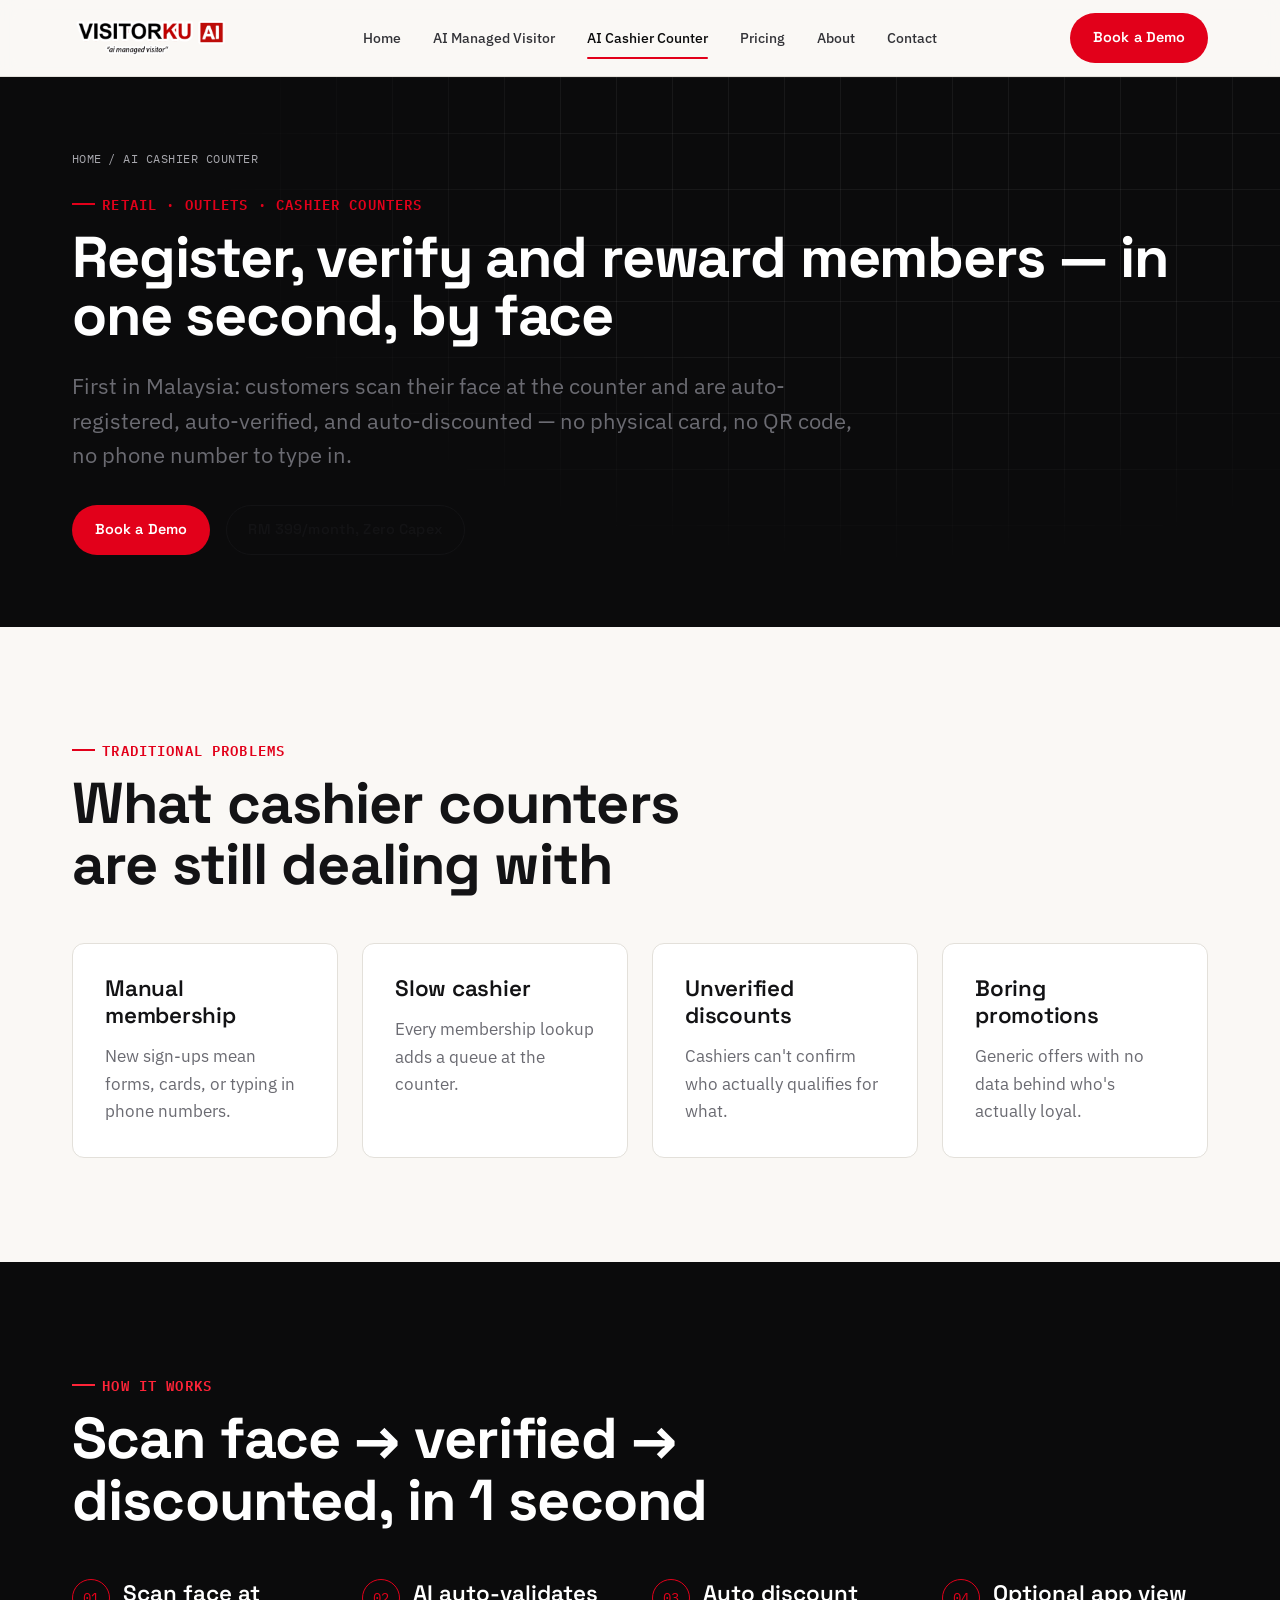
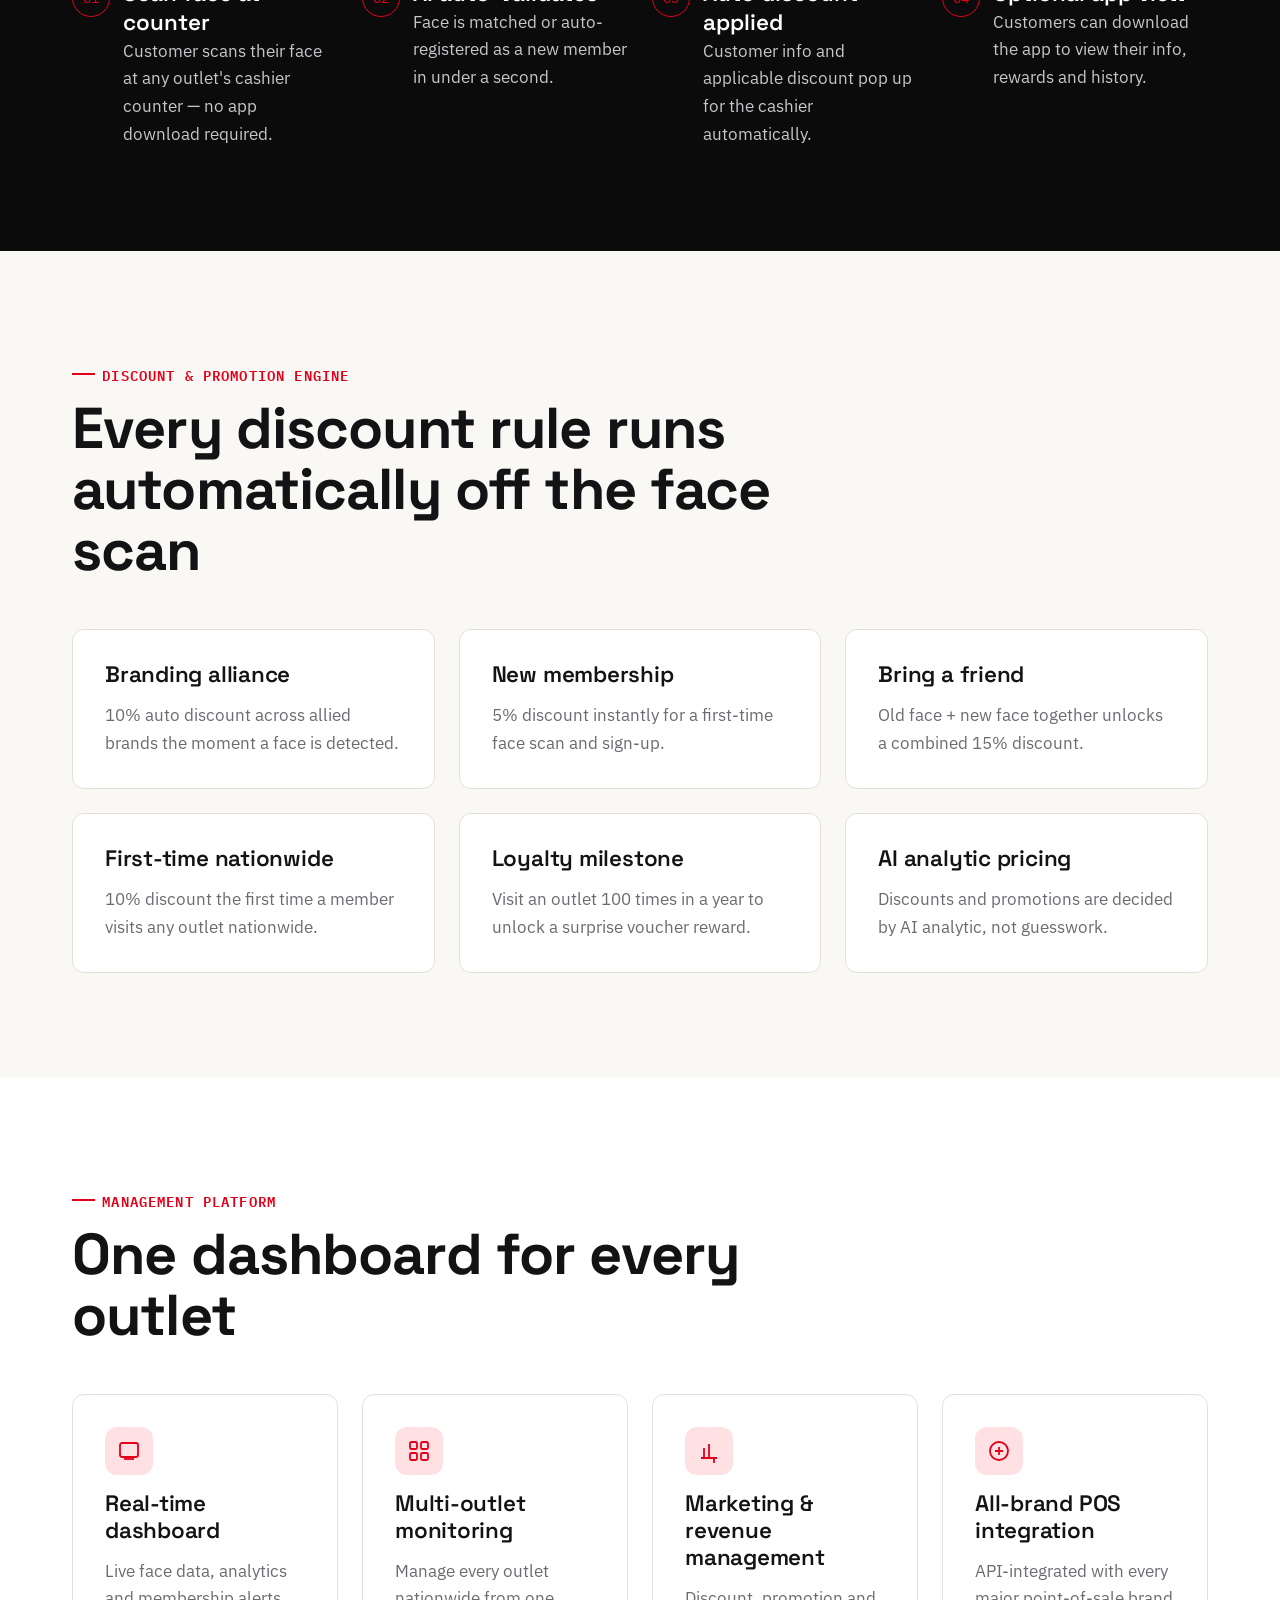
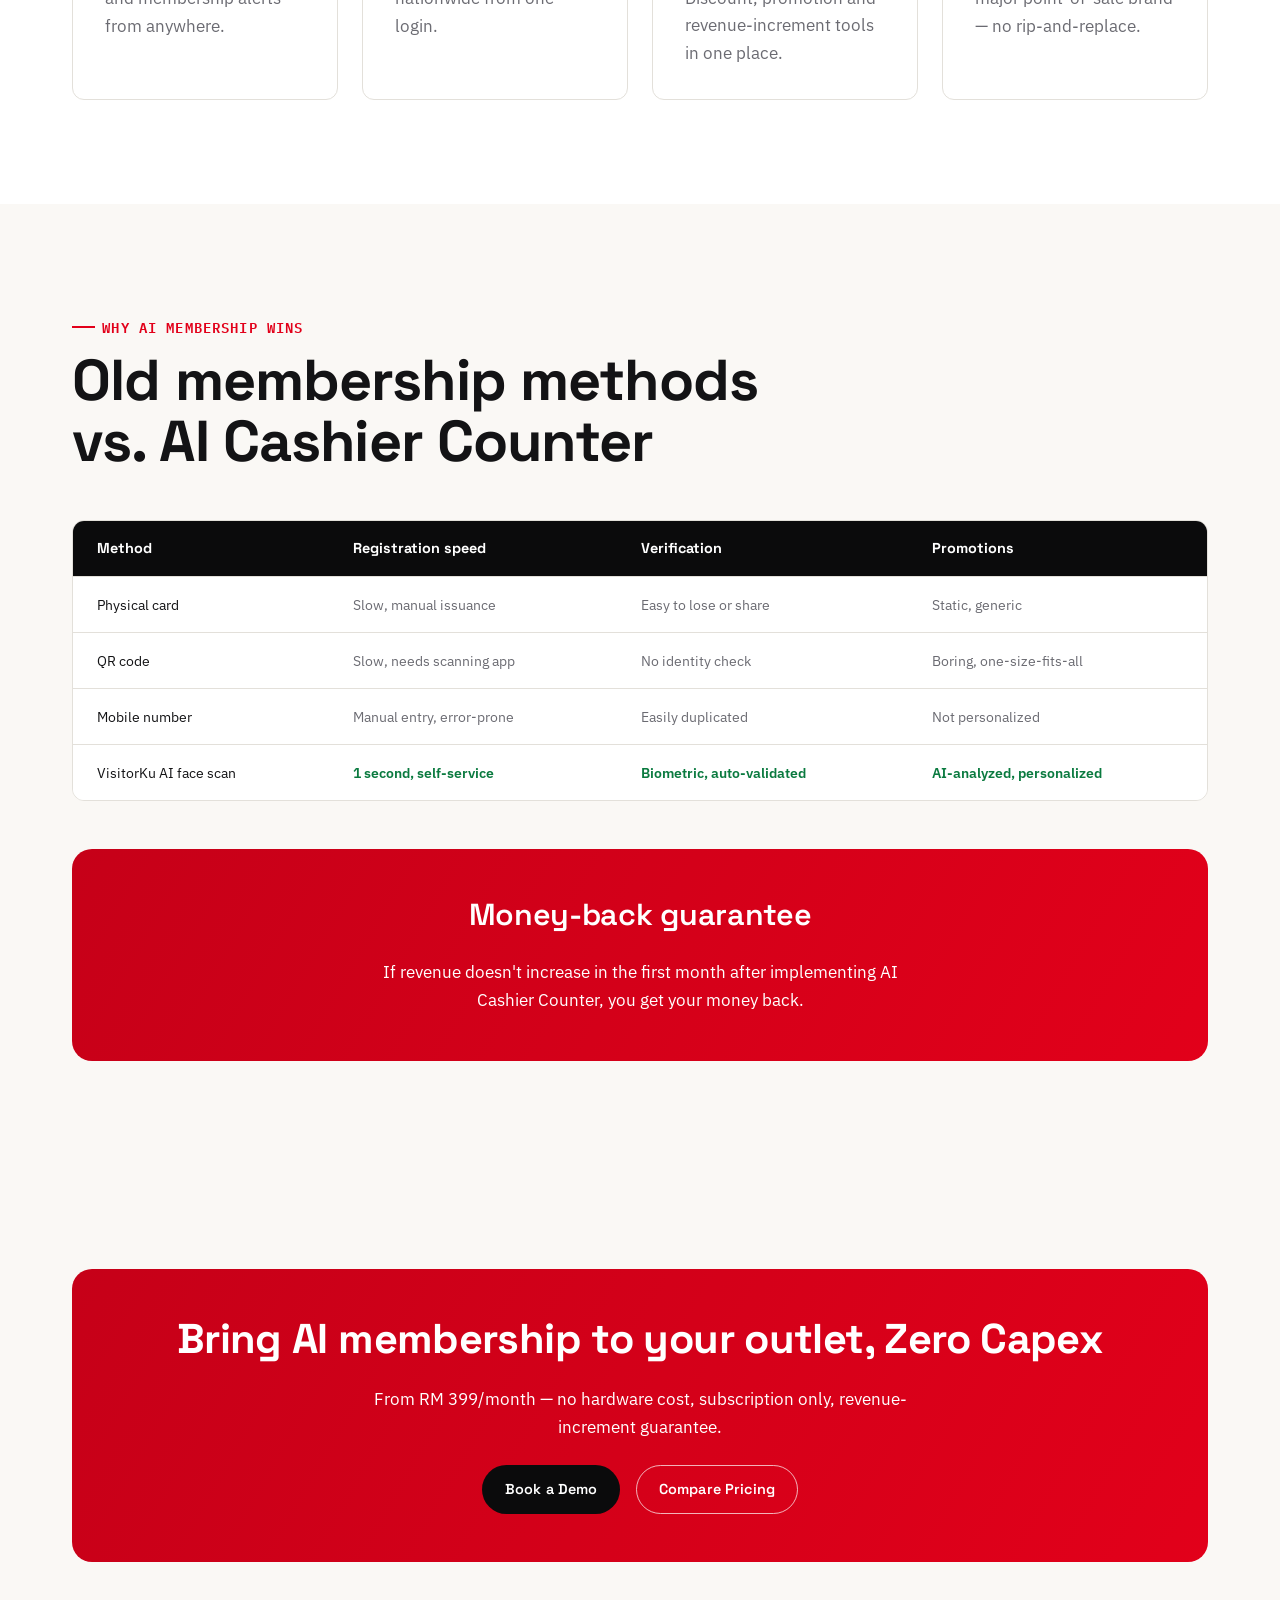
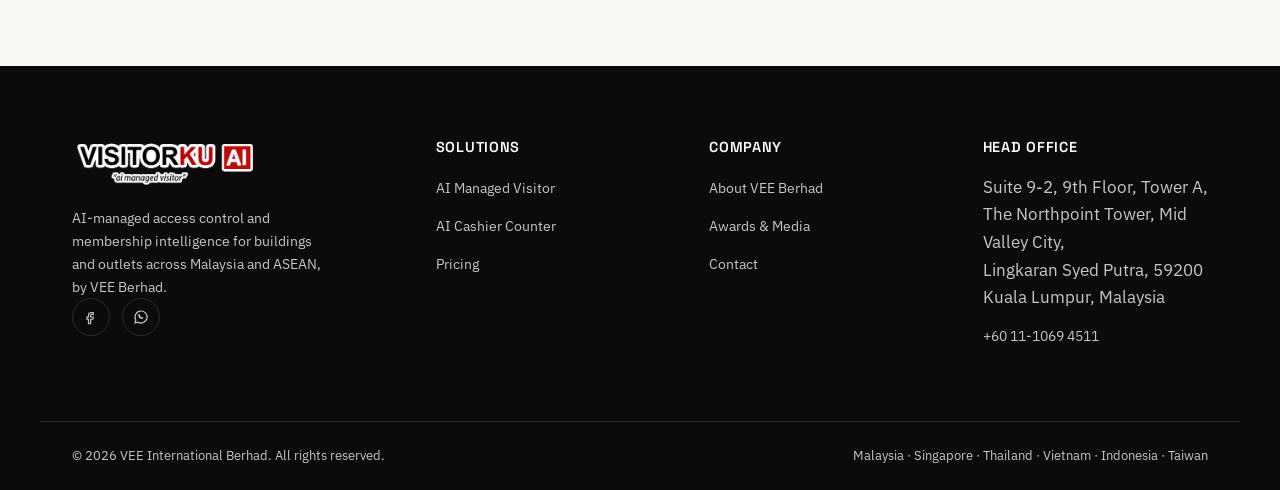
<file: ai-cashier-counter.html>
<!doctype html>
<html lang="en">
<head>
<meta charset="UTF-8" />
<meta name="viewport" content="width=device-width, initial-scale=1" />
<title>AI Cashier Counter — AI Membership in 1 Second | VisitorKu AI</title>
<meta name="description" content="AI Cashier Counter by VisitorKu AI: register membership, verify identity and apply the right discount by face scan in one second. Zero hardware cost, POS-integrated." />
<link rel="preconnect" href="https://fonts.googleapis.com">
<link rel="preconnect" href="https://fonts.gstatic.com" crossorigin>
<link href="https://fonts.googleapis.com/css2?family=Space+Grotesk:wght@500;600;700&family=IBM+Plex+Sans:wght@400;500;600&family=IBM+Plex+Mono:wght@500;600&display=swap" rel="stylesheet">
<link rel="stylesheet" href="css/style.css" />
</head>
<body>
<a class="skip-link" href="#main">Skip to content</a>

<header class="site-header">
  <div class="container">
    <a class="brand" href="index.html" aria-label="VisitorKu AI — Home">
      <img src="assets/logo.png" alt="VisitorKu AI" />
    </a>
    <nav class="nav-desktop" aria-label="Primary">
      <a href="index.html">Home</a>
      <a href="ai-managed-visitor.html">AI Managed Visitor</a>
      <a href="ai-cashier-counter.html" aria-current="page">AI Cashier Counter</a>
      <a href="pricing.html">Pricing</a>
      <a href="about.html">About</a>
      <a href="contact.html">Contact</a>
    </nav>
    <div class="nav-cta">
      <a class="btn btn-primary" href="contact.html">Book a Demo</a>
    </div>
    <button class="nav-toggle" aria-label="Open menu" aria-expanded="false" aria-controls="mobile-menu">
      <svg viewBox="0 0 24 24" fill="none" stroke="currentColor" stroke-width="1.8" stroke-linecap="round"><path d="M3 6h18M3 12h18M3 18h18"/></svg>
    </button>
  </div>
</header>
<nav class="nav-mobile" id="mobile-menu" aria-label="Mobile">
    <a href="index.html">Home</a>
    <a href="ai-managed-visitor.html">AI Managed Visitor</a>
    <a href="ai-cashier-counter.html">AI Cashier Counter</a>
    <a href="pricing.html">Pricing</a>
    <a href="about.html">About</a>
    <a href="contact.html">Contact</a>
    <a class="btn btn-primary btn-block" href="contact.html">Book a Demo</a>
</nav>

<main id="main">

  <section class="page-hero">
    <div class="hero-grid" aria-hidden="true"></div>
    <div class="container">
      <p class="breadcrumb"><a href="index.html">Home</a> / AI Cashier Counter</p>
      <span class="eyebrow">Retail · Outlets · Cashier Counters</span>
      <h1 class="mt-2" style="font-size:var(--step-4)">Register, verify and reward members — in one second, by face</h1>
      <p class="lede mt-4">First in Malaysia: customers scan their face at the counter and are auto-registered, auto-verified, and auto-discounted — no physical card, no QR code, no phone number to type in.</p>
      <div class="hero-actions">
        <a class="btn btn-primary" href="contact.html">Book a Demo</a>
        <a class="btn btn-outline" href="pricing.html">RM 399/month, Zero Capex</a>
      </div>
    </div>
  </section>

  <!-- PROBLEM -->
  <section class="section">
    <div class="container">
      <div class="section-head" data-reveal>
        <span class="eyebrow">Traditional problems</span>
        <h2>What cashier counters are still dealing with</h2>
      </div>
      <div class="grid grid-4">
        <div class="card" data-reveal><h3 style="font-size:var(--step-1)">Manual membership</h3><p>New sign-ups mean forms, cards, or typing in phone numbers.</p></div>
        <div class="card" data-reveal><h3 style="font-size:var(--step-1)">Slow cashier</h3><p>Every membership lookup adds a queue at the counter.</p></div>
        <div class="card" data-reveal><h3 style="font-size:var(--step-1)">Unverified discounts</h3><p>Cashiers can't confirm who actually qualifies for what.</p></div>
        <div class="card" data-reveal><h3 style="font-size:var(--step-1)">Boring promotions</h3><p>Generic offers with no data behind who's actually loyal.</p></div>
      </div>
    </div>
  </section>

  <!-- HOW IT WORKS -->
  <section class="section section--dark">
    <div class="container">
      <div class="section-head" data-reveal>
        <span class="eyebrow">How it works</span>
        <h2>Scan face → verified → discounted, in 1 second</h2>
      </div>
      <div class="grid grid-4 steps">
        <div class="step" data-reveal><h4 style="color:#fff">Scan face at counter</h4><p style="color:var(--text-inverse-muted)">Customer scans their face at any outlet's cashier counter — no app download required.</p></div>
        <div class="step" data-reveal><h4 style="color:#fff">AI auto-validates</h4><p style="color:var(--text-inverse-muted)">Face is matched or auto-registered as a new member in under a second.</p></div>
        <div class="step" data-reveal><h4 style="color:#fff">Auto discount applied</h4><p style="color:var(--text-inverse-muted)">Customer info and applicable discount pop up for the cashier automatically.</p></div>
        <div class="step" data-reveal><h4 style="color:#fff">Optional app view</h4><p style="color:var(--text-inverse-muted)">Customers can download the app to view their info, rewards and history.</p></div>
      </div>
    </div>
  </section>

  <!-- DISCOUNT MECHANICS -->
  <section class="section">
    <div class="container">
      <div class="section-head" data-reveal>
        <span class="eyebrow">Discount &amp; promotion engine</span>
        <h2>Every discount rule runs automatically off the face scan</h2>
      </div>
      <div class="grid grid-3">
        <div class="card" data-reveal><h3 style="font-size:var(--step-1)">Branding alliance</h3><p>10% auto discount across allied brands the moment a face is detected.</p></div>
        <div class="card" data-reveal><h3 style="font-size:var(--step-1)">New membership</h3><p>5% discount instantly for a first-time face scan and sign-up.</p></div>
        <div class="card" data-reveal><h3 style="font-size:var(--step-1)">Bring a friend</h3><p>Old face + new face together unlocks a combined 15% discount.</p></div>
        <div class="card" data-reveal><h3 style="font-size:var(--step-1)">First-time nationwide</h3><p>10% discount the first time a member visits any outlet nationwide.</p></div>
        <div class="card" data-reveal><h3 style="font-size:var(--step-1)">Loyalty milestone</h3><p>Visit an outlet 100 times in a year to unlock a surprise voucher reward.</p></div>
        <div class="card" data-reveal><h3 style="font-size:var(--step-1)">AI analytic pricing</h3><p>Discounts and promotions are decided by AI analytic, not guesswork.</p></div>
      </div>
    </div>
  </section>

  <!-- FEATURES -->
  <section class="section section--surface">
    <div class="container">
      <div class="section-head" data-reveal>
        <span class="eyebrow">Management platform</span>
        <h2>One dashboard for every outlet</h2>
      </div>
      <div class="grid grid-4">
        <div class="card" data-reveal><div class="icon"><svg viewBox="0 0 24 24" fill="none" stroke="currentColor" stroke-width="1.8"><rect x="3" y="4" width="18" height="14" rx="2"/><path d="M7 20h10"/></svg></div><h3 style="font-size:var(--step-1)">Real-time dashboard</h3><p>Live face data, analytics and membership alerts from anywhere.</p></div>
        <div class="card" data-reveal><div class="icon"><svg viewBox="0 0 24 24" fill="none" stroke="currentColor" stroke-width="1.8"><rect x="3" y="3" width="7" height="7" rx="1.5"/><rect x="14" y="3" width="7" height="7" rx="1.5"/><rect x="3" y="14" width="7" height="7" rx="1.5"/><rect x="14" y="14" width="7" height="7" rx="1.5"/></svg></div><h3 style="font-size:var(--step-1)">Multi-outlet monitoring</h3><p>Manage every outlet nationwide from one login.</p></div>
        <div class="card" data-reveal><div class="icon"><svg viewBox="0 0 24 24" fill="none" stroke="currentColor" stroke-width="1.8"><path d="M4 19h16M7 19V9M12 19V5M17 19v7"/></svg></div><h3 style="font-size:var(--step-1)">Marketing &amp; revenue management</h3><p>Discount, promotion and revenue-increment tools in one place.</p></div>
        <div class="card" data-reveal><div class="icon"><svg viewBox="0 0 24 24" fill="none" stroke="currentColor" stroke-width="1.8"><circle cx="12" cy="12" r="9"/><path d="M8 12h8M12 8v8"/></svg></div><h3 style="font-size:var(--step-1)">All-brand POS integration</h3><p>API-integrated with every major point-of-sale brand — no rip-and-replace.</p></div>
      </div>
    </div>
  </section>

  <!-- COMPETITIVE COMPARISON -->
  <section class="section">
    <div class="container">
      <div class="section-head" data-reveal>
        <span class="eyebrow">Why AI membership wins</span>
        <h2>Old membership methods vs. AI Cashier Counter</h2>
      </div>
      <div class="table-wrap" data-reveal>
        <table>
          <thead>
            <tr><th>Method</th><th>Registration speed</th><th>Verification</th><th>Promotions</th></tr>
          </thead>
          <tbody>
            <tr><td>Physical card</td><td class="no">Slow, manual issuance</td><td class="no">Easy to lose or share</td><td class="no">Static, generic</td></tr>
            <tr><td>QR code</td><td class="no">Slow, needs scanning app</td><td class="no">No identity check</td><td class="no">Boring, one-size-fits-all</td></tr>
            <tr><td>Mobile number</td><td class="no">Manual entry, error-prone</td><td class="no">Easily duplicated</td><td class="no">Not personalized</td></tr>
            <tr><td>VisitorKu AI face scan</td><td class="yes">1 second, self-service</td><td class="yes">Biometric, auto-validated</td><td class="yes">AI-analyzed, personalized</td></tr>
          </tbody>
        </table>
      </div>
      <div class="cta-banner mt-6" data-reveal>
        <h3>Money-back guarantee</h3>
        <p style="max-width:52ch">If revenue doesn't increase in the first month after implementing AI Cashier Counter, you get your money back.</p>
      </div>
    </div>
  </section>

  <section class="section">
    <div class="container">
      <div class="cta-banner" data-reveal>
        <h2 style="font-size:var(--step-3)">Bring AI membership to your outlet, Zero Capex</h2>
        <p style="max-width:56ch">From RM 399/month — no hardware cost, subscription only, revenue-increment guarantee.</p>
        <div class="hero-actions" style="margin-top:0">
          <a class="btn btn-primary" href="contact.html">Book a Demo</a>
          <a class="btn btn-outline" href="pricing.html">Compare Pricing</a>
        </div>
      </div>
    </div>
  </section>

</main>

<footer class="site-footer">
  <div class="container footer-top">
    <div class="footer-brand">
      <img src="assets/logo.png" alt="VisitorKu AI" />
      <p>AI-managed access control and membership intelligence for buildings and outlets across Malaysia and ASEAN, by VEE Berhad.</p>
      <div class="social-row">
        <a href="https://www.facebook.com/profile.php?id=61586808593642" target="_blank" rel="noopener" aria-label="VisitorKu AI on Facebook"><svg viewBox="0 0 24 24" fill="none" stroke="currentColor" stroke-width="1.6"><path d="M15 8.5h-2c-.8 0-1.5.7-1.5 1.5v2h3.4l-.4 3H11.5V21H8.6v-6H6.5V12h2.1v-2.3C8.6 7.5 10.2 6 12.5 6H15v2.5Z"/></svg></a>
        <a href="https://wa.me/601110694511" target="_blank" rel="noopener" aria-label="VisitorKu AI on WhatsApp"><svg viewBox="0 0 24 24" fill="none" stroke="currentColor" stroke-width="1.6"><path d="M12 4a8 8 0 0 0-6.9 12l-1.1 4 4.1-1.1A8 8 0 1 0 12 4Z"/><path d="M8.5 9.6c0-.7.4-1.3 1-1.5l.6-.2 1 2-.6.4c.4 1 1.3 1.9 2.3 2.3l.4-.6 2 1-.2.6c-.2.6-.8 1-1.4 1-3.5 0-5.5-2.5-5.5-5.5Z" fill="currentColor" stroke="none"/></svg></a>
      </div>
    </div>
    <div class="footer-col">
      <h4>Solutions</h4>
      <ul>
        <li><a href="ai-managed-visitor.html">AI Managed Visitor</a></li>
        <li><a href="ai-cashier-counter.html">AI Cashier Counter</a></li>
        <li><a href="pricing.html">Pricing</a></li>
      </ul>
    </div>
    <div class="footer-col">
      <h4>Company</h4>
      <ul>
        <li><a href="about.html">About VEE Berhad</a></li>
        <li><a href="about.html#awards">Awards &amp; Media</a></li>
        <li><a href="contact.html">Contact</a></li>
      </ul>
    </div>
    <div class="footer-col">
      <h4>Head Office</h4>
      <ul>
        <li>Suite 9-2, 9th Floor, Tower A,<br>The Northpoint Tower, Mid Valley City,<br>Lingkaran Syed Putra, 59200 Kuala Lumpur, Malaysia</li>
        <li><a href="tel:+601110694511">+60 11-1069 4511</a></li>
      </ul>
    </div>
  </div>
  <div class="container footer-bottom">
    <p>© 2026 VEE International Berhad. All rights reserved.</p>
    <p>Malaysia · Singapore · Thailand · Vietnam · Indonesia · Taiwan</p>
  </div>
</footer>

<script src="js/main.js"></script>
</body>
</html>
</file>
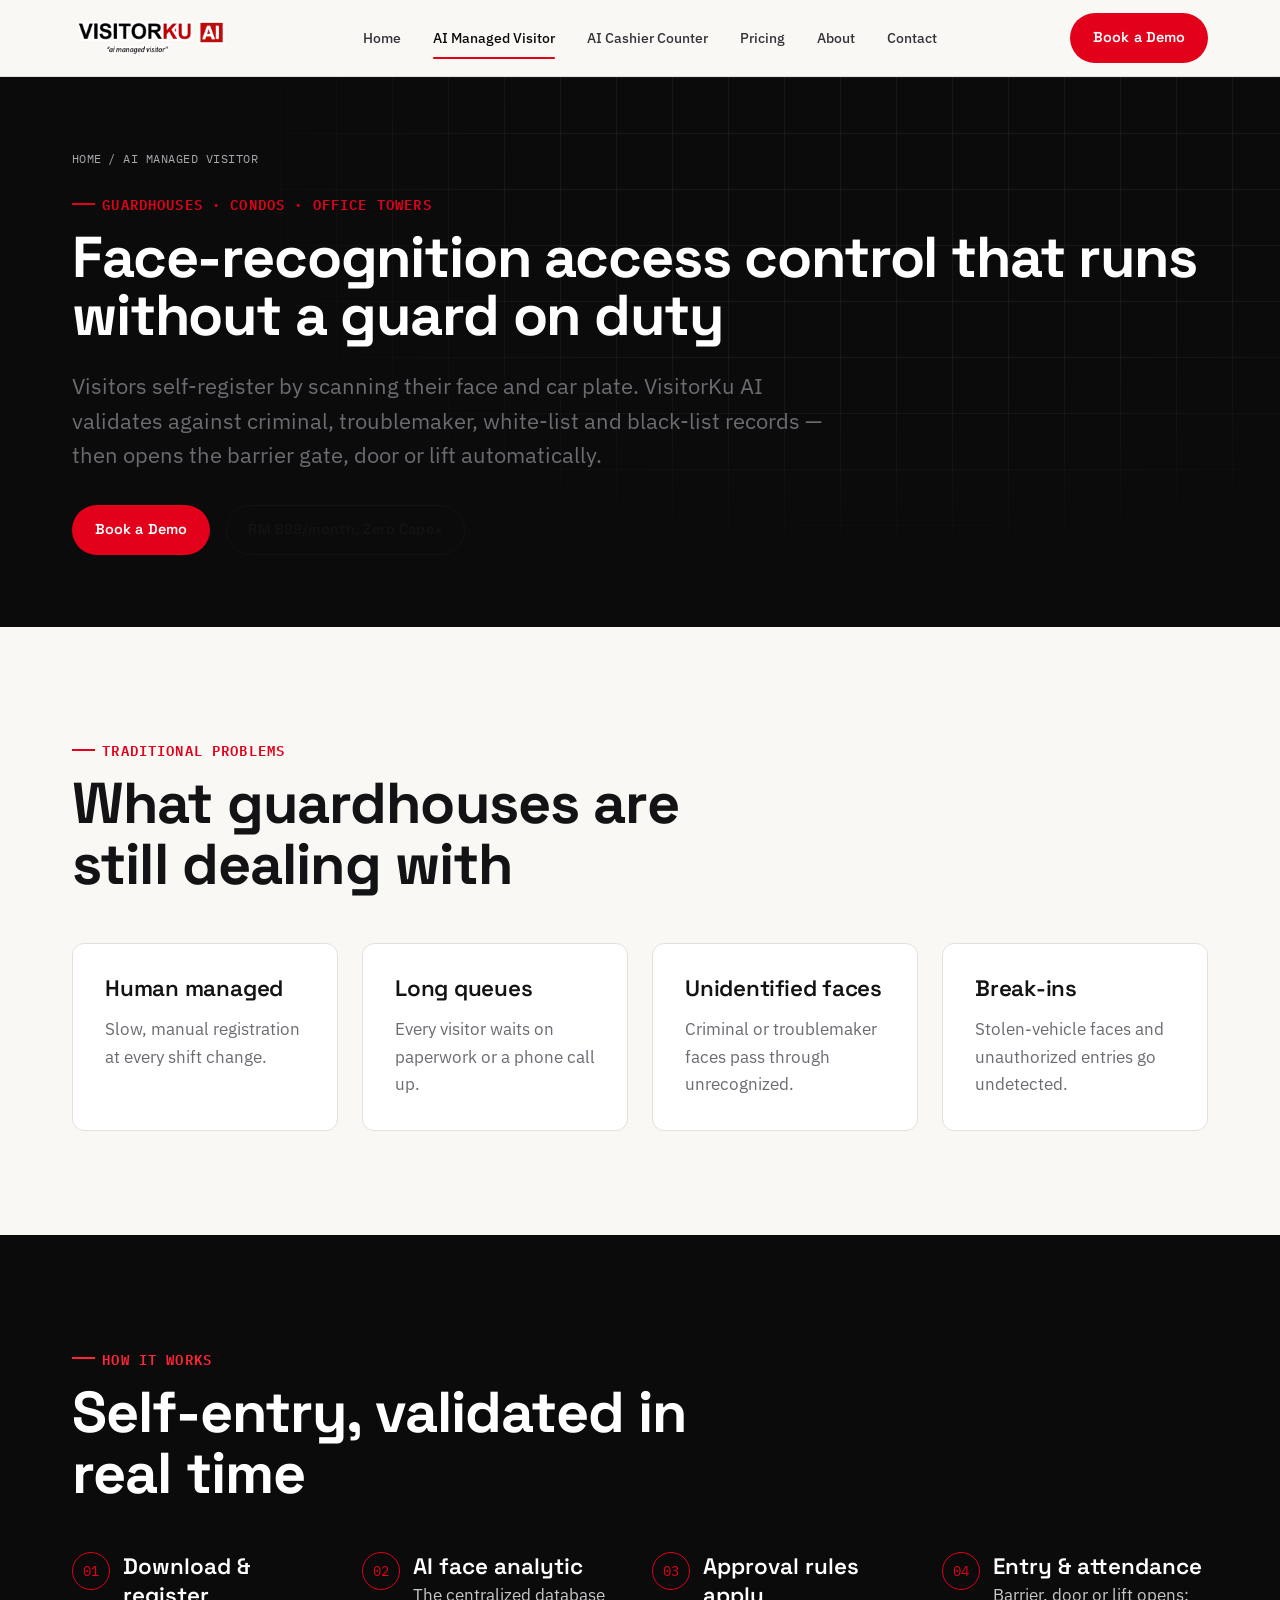
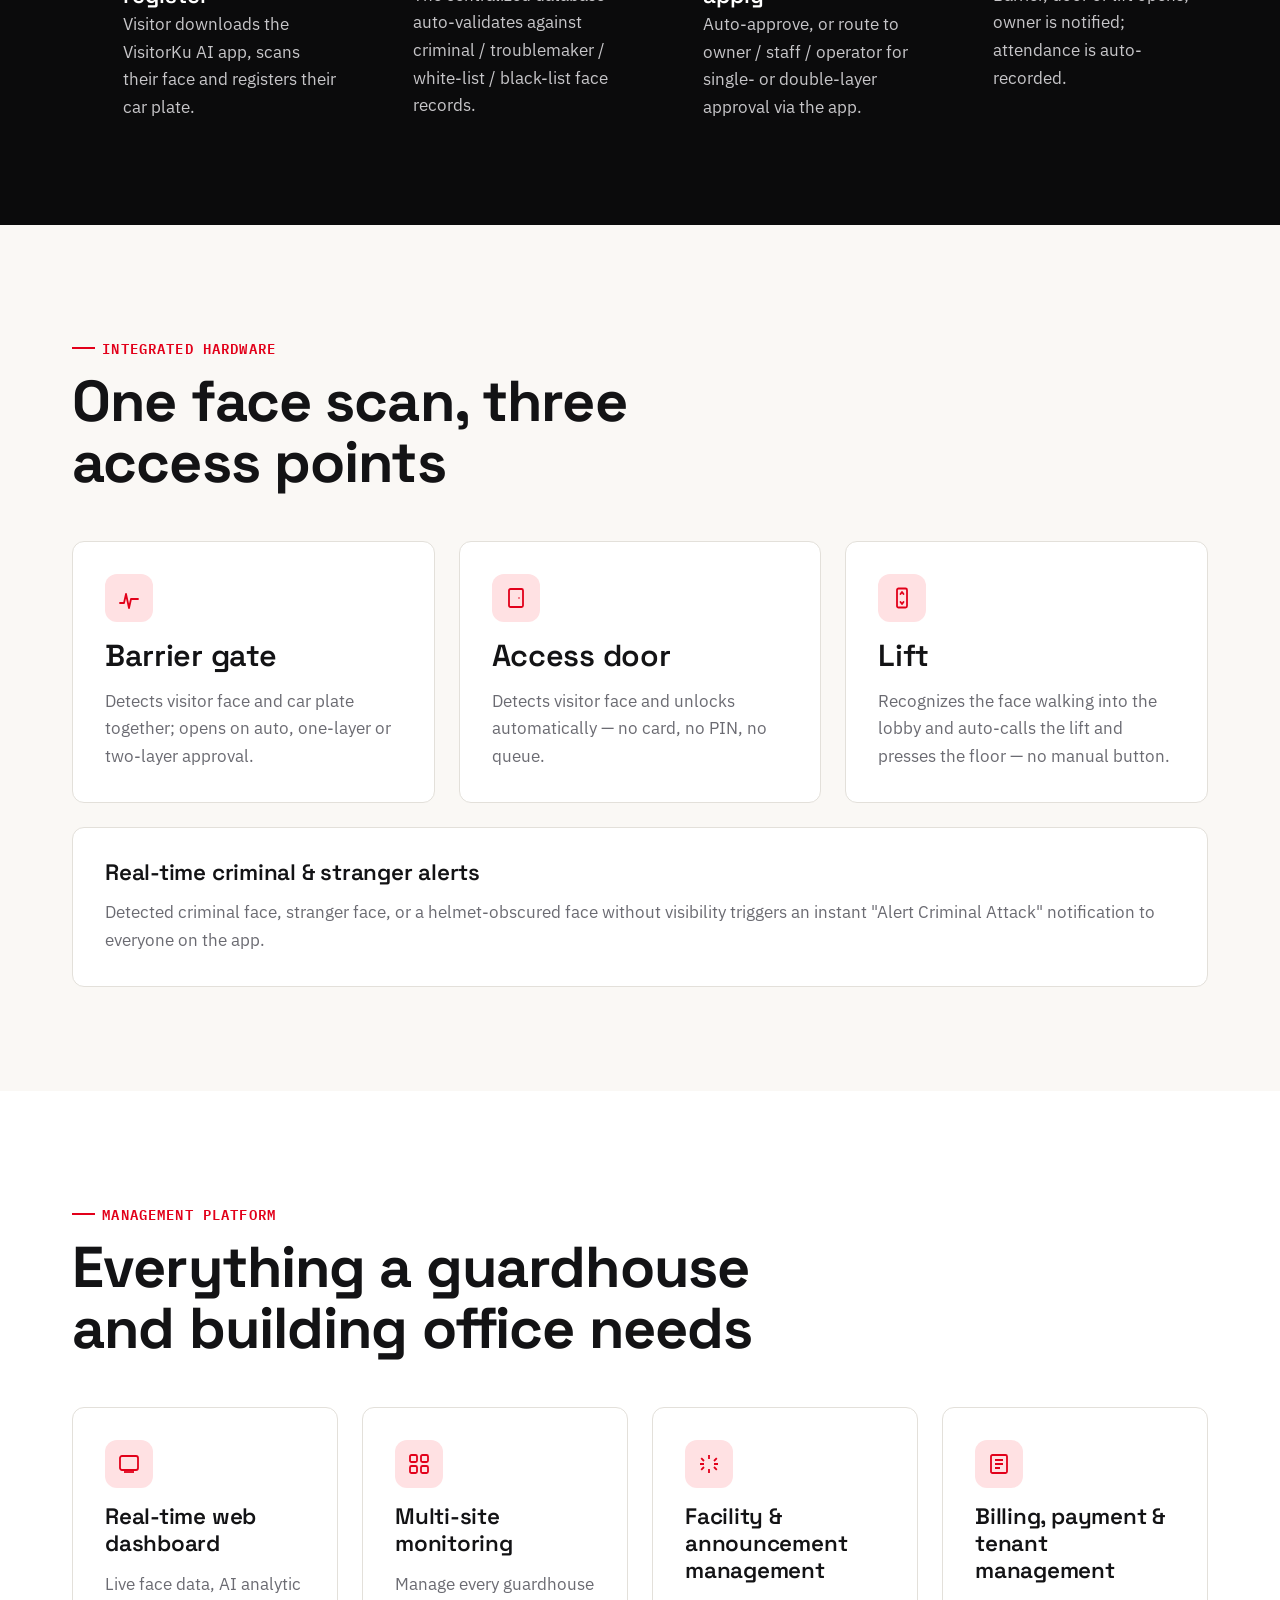
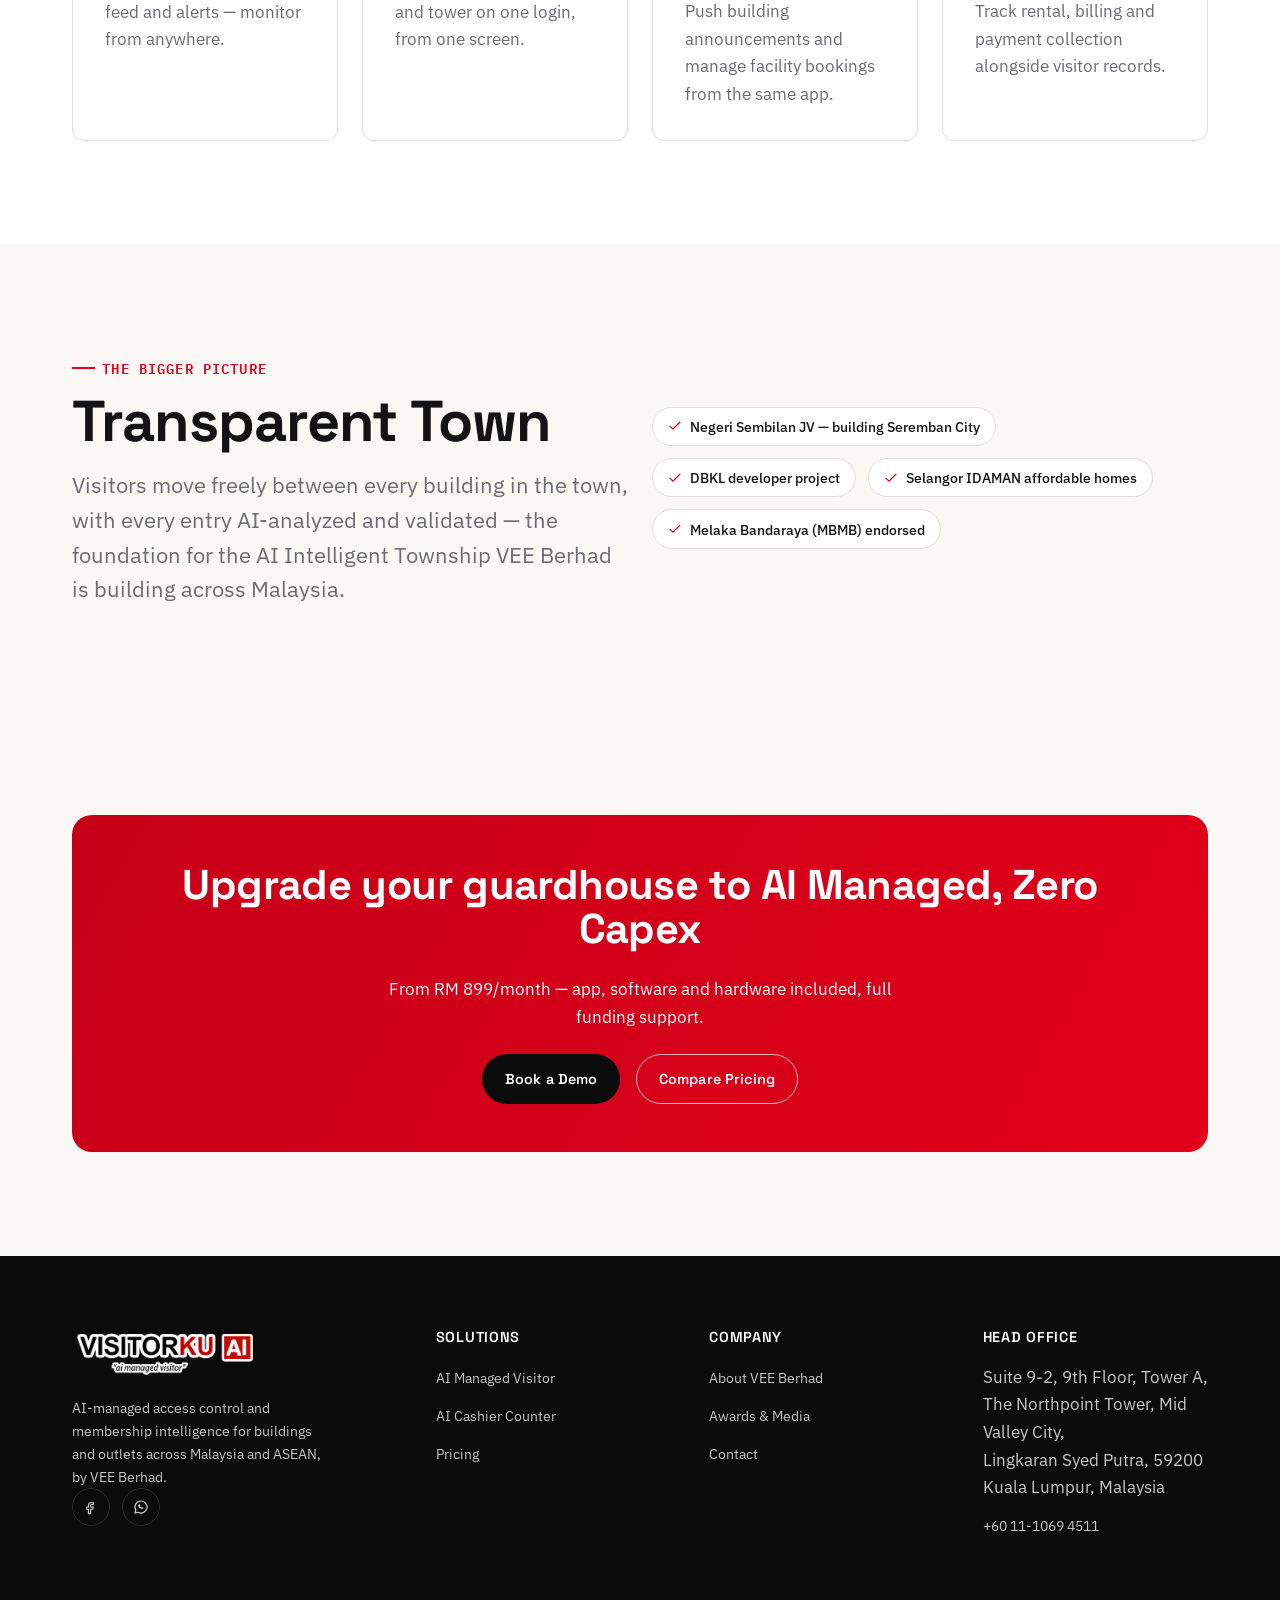
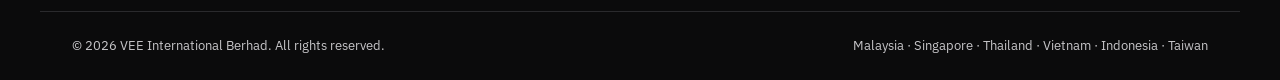
<file: ai-managed-visitor.html>
<!doctype html>
<html lang="en">
<head>
<meta charset="UTF-8" />
<meta name="viewport" content="width=device-width, initial-scale=1" />
<title>AI Managed Visitor — Face-Recognition Access Control | VisitorKu AI</title>
<meta name="description" content="AI Managed Visitor by VisitorKu AI: face-recognition barrier gates, access doors and lifts for guardhouses, condos and office towers. Zero Capex, humanless operated." />
<link rel="preconnect" href="https://fonts.googleapis.com">
<link rel="preconnect" href="https://fonts.gstatic.com" crossorigin>
<link href="https://fonts.googleapis.com/css2?family=Space+Grotesk:wght@500;600;700&family=IBM+Plex+Sans:wght@400;500;600&family=IBM+Plex+Mono:wght@500;600&display=swap" rel="stylesheet">
<link rel="stylesheet" href="css/style.css" />
</head>
<body>
<a class="skip-link" href="#main">Skip to content</a>

<header class="site-header">
  <div class="container">
    <a class="brand" href="index.html" aria-label="VisitorKu AI — Home">
      <img src="assets/logo.png" alt="VisitorKu AI" />
    </a>
    <nav class="nav-desktop" aria-label="Primary">
      <a href="index.html">Home</a>
      <a href="ai-managed-visitor.html" aria-current="page">AI Managed Visitor</a>
      <a href="ai-cashier-counter.html">AI Cashier Counter</a>
      <a href="pricing.html">Pricing</a>
      <a href="about.html">About</a>
      <a href="contact.html">Contact</a>
    </nav>
    <div class="nav-cta">
      <a class="btn btn-primary" href="contact.html">Book a Demo</a>
    </div>
    <button class="nav-toggle" aria-label="Open menu" aria-expanded="false" aria-controls="mobile-menu">
      <svg viewBox="0 0 24 24" fill="none" stroke="currentColor" stroke-width="1.8" stroke-linecap="round"><path d="M3 6h18M3 12h18M3 18h18"/></svg>
    </button>
  </div>
</header>
<nav class="nav-mobile" id="mobile-menu" aria-label="Mobile">
    <a href="index.html">Home</a>
    <a href="ai-managed-visitor.html">AI Managed Visitor</a>
    <a href="ai-cashier-counter.html">AI Cashier Counter</a>
    <a href="pricing.html">Pricing</a>
    <a href="about.html">About</a>
    <a href="contact.html">Contact</a>
    <a class="btn btn-primary btn-block" href="contact.html">Book a Demo</a>
</nav>

<main id="main">

  <section class="page-hero">
    <div class="hero-grid" aria-hidden="true"></div>
    <div class="container">
      <p class="breadcrumb"><a href="index.html">Home</a> / AI Managed Visitor</p>
      <span class="eyebrow">Guardhouses · Condos · Office Towers</span>
      <h1 class="mt-2" style="font-size:var(--step-4)">Face-recognition access control that runs without a guard on duty</h1>
      <p class="lede mt-4">Visitors self-register by scanning their face and car plate. VisitorKu AI validates against criminal, troublemaker, white-list and black-list records — then opens the barrier gate, door or lift automatically.</p>
      <div class="hero-actions">
        <a class="btn btn-primary" href="contact.html">Book a Demo</a>
        <a class="btn btn-outline" href="pricing.html">RM 899/month, Zero Capex</a>
      </div>
    </div>
  </section>

  <!-- PROBLEM -->
  <section class="section">
    <div class="container">
      <div class="section-head" data-reveal>
        <span class="eyebrow">Traditional problems</span>
        <h2>What guardhouses are still dealing with</h2>
      </div>
      <div class="grid grid-4">
        <div class="card" data-reveal><h3 style="font-size:var(--step-1)">Human managed</h3><p>Slow, manual registration at every shift change.</p></div>
        <div class="card" data-reveal><h3 style="font-size:var(--step-1)">Long queues</h3><p>Every visitor waits on paperwork or a phone call up.</p></div>
        <div class="card" data-reveal><h3 style="font-size:var(--step-1)">Unidentified faces</h3><p>Criminal or troublemaker faces pass through unrecognized.</p></div>
        <div class="card" data-reveal><h3 style="font-size:var(--step-1)">Break-ins</h3><p>Stolen-vehicle faces and unauthorized entries go undetected.</p></div>
      </div>
    </div>
  </section>

  <!-- HOW IT WORKS -->
  <section class="section section--dark">
    <div class="container">
      <div class="section-head" data-reveal>
        <span class="eyebrow">How it works</span>
        <h2>Self-entry, validated in real time</h2>
      </div>
      <div class="grid grid-4 steps">
        <div class="step" data-reveal><h4 style="color:#fff">Download &amp; register</h4><p style="color:var(--text-inverse-muted)">Visitor downloads the VisitorKu AI app, scans their face and registers their car plate.</p></div>
        <div class="step" data-reveal><h4 style="color:#fff">AI face analytic</h4><p style="color:var(--text-inverse-muted)">The centralized database auto-validates against criminal / troublemaker / white-list / black-list face records.</p></div>
        <div class="step" data-reveal><h4 style="color:#fff">Approval rules apply</h4><p style="color:var(--text-inverse-muted)">Auto-approve, or route to owner / staff / operator for single- or double-layer approval via the app.</p></div>
        <div class="step" data-reveal><h4 style="color:#fff">Entry &amp; attendance</h4><p style="color:var(--text-inverse-muted)">Barrier, door or lift opens; owner is notified; attendance is auto-recorded.</p></div>
      </div>
    </div>
  </section>

  <!-- INTEGRATIONS -->
  <section class="section">
    <div class="container">
      <div class="section-head" data-reveal>
        <span class="eyebrow">Integrated hardware</span>
        <h2>One face scan, three access points</h2>
      </div>
      <div class="grid grid-3">
        <div class="card" data-reveal>
          <div class="icon"><svg viewBox="0 0 24 24" fill="none" stroke="currentColor" stroke-width="1.8" stroke-linecap="round" stroke-linejoin="round"><path d="M3 17h4l2-9 3 14 2-9h7"/></svg></div>
          <h3>Barrier gate</h3>
          <p>Detects visitor face and car plate together; opens on auto, one-layer or two-layer approval.</p>
        </div>
        <div class="card" data-reveal>
          <div class="icon"><svg viewBox="0 0 24 24" fill="none" stroke="currentColor" stroke-width="1.8" stroke-linecap="round" stroke-linejoin="round"><rect x="5" y="3" width="14" height="18" rx="1.5"/><circle cx="15" cy="12" r=".8" fill="currentColor" stroke="none"/></svg></div>
          <h3>Access door</h3>
          <p>Detects visitor face and unlocks automatically — no card, no PIN, no queue.</p>
        </div>
        <div class="card" data-reveal>
          <div class="icon"><svg viewBox="0 0 24 24" fill="none" stroke="currentColor" stroke-width="1.8" stroke-linecap="round" stroke-linejoin="round"><rect x="7" y="2.5" width="10" height="19" rx="1.5"/><path d="M10.5 8l1.5-2 1.5 2M10.5 16l1.5 2 1.5-2"/></svg></div>
          <h3>Lift</h3>
          <p>Recognizes the face walking into the lobby and auto-calls the lift and presses the floor — no manual button.</p>
        </div>
      </div>
      <div class="card mt-4" data-reveal>
        <h3 style="font-size:var(--step-1)">Real-time criminal &amp; stranger alerts</h3>
        <p>Detected criminal face, stranger face, or a helmet-obscured face without visibility triggers an instant "Alert Criminal Attack" notification to everyone on the app.</p>
      </div>
    </div>
  </section>

  <!-- FEATURES -->
  <section class="section section--surface">
    <div class="container">
      <div class="section-head" data-reveal>
        <span class="eyebrow">Management platform</span>
        <h2>Everything a guardhouse and building office needs</h2>
      </div>
      <div class="grid grid-4">
        <div class="card" data-reveal><div class="icon"><svg viewBox="0 0 24 24" fill="none" stroke="currentColor" stroke-width="1.8"><rect x="3" y="4" width="18" height="14" rx="2"/><path d="M7 20h10"/></svg></div><h3 style="font-size:var(--step-1)">Real-time web dashboard</h3><p>Live face data, AI analytic feed and alerts — monitor from anywhere.</p></div>
        <div class="card" data-reveal><div class="icon"><svg viewBox="0 0 24 24" fill="none" stroke="currentColor" stroke-width="1.8"><rect x="3" y="3" width="7" height="7" rx="1.5"/><rect x="14" y="3" width="7" height="7" rx="1.5"/><rect x="3" y="14" width="7" height="7" rx="1.5"/><rect x="14" y="14" width="7" height="7" rx="1.5"/></svg></div><h3 style="font-size:var(--step-1)">Multi-site monitoring</h3><p>Manage every guardhouse and tower on one login, from one screen.</p></div>
        <div class="card" data-reveal><div class="icon"><svg viewBox="0 0 24 24" fill="none" stroke="currentColor" stroke-width="1.8"><path d="M12 3v4M12 17v4M4.2 6.2l2.8 2.8M17 15l2.8 2.8M3 12h4M17 12h4M4.2 17.8L7 15M17 9l2.8-2.8"/></svg></div><h3 style="font-size:var(--step-1)">Facility &amp; announcement management</h3><p>Push building announcements and manage facility bookings from the same app.</p></div>
        <div class="card" data-reveal><div class="icon"><svg viewBox="0 0 24 24" fill="none" stroke="currentColor" stroke-width="1.8"><rect x="4" y="3" width="16" height="18" rx="1.5"/><path d="M8 8h8M8 12h8M8 16h5"/></svg></div><h3 style="font-size:var(--step-1)">Billing, payment &amp; tenant management</h3><p>Track rental, billing and payment collection alongside visitor records.</p></div>
      </div>
    </div>
  </section>

  <!-- VISION -->
  <section class="section">
    <div class="container">
      <div class="grid grid-2" style="align-items:center">
        <div data-reveal>
          <span class="eyebrow">The bigger picture</span>
          <h2>Transparent Town</h2>
          <p class="lede mt-3">Visitors move freely between every building in the town, with every entry AI-analyzed and validated — the foundation for the AI Intelligent Township VEE Berhad is building across Malaysia.</p>
        </div>
        <div class="badge-row" data-reveal>
          <span class="badge"><svg viewBox="0 0 24 24" fill="none" stroke="currentColor" stroke-width="1.8"><path d="M20 6L9 17l-5-5"/></svg>Negeri Sembilan JV — building Seremban City</span>
          <span class="badge"><svg viewBox="0 0 24 24" fill="none" stroke="currentColor" stroke-width="1.8"><path d="M20 6L9 17l-5-5"/></svg>DBKL developer project</span>
          <span class="badge"><svg viewBox="0 0 24 24" fill="none" stroke="currentColor" stroke-width="1.8"><path d="M20 6L9 17l-5-5"/></svg>Selangor IDAMAN affordable homes</span>
          <span class="badge"><svg viewBox="0 0 24 24" fill="none" stroke="currentColor" stroke-width="1.8"><path d="M20 6L9 17l-5-5"/></svg>Melaka Bandaraya (MBMB) endorsed</span>
        </div>
      </div>
    </div>
  </section>

  <section class="section">
    <div class="container">
      <div class="cta-banner" data-reveal>
        <h2 style="font-size:var(--step-3)">Upgrade your guardhouse to AI Managed, Zero Capex</h2>
        <p style="max-width:56ch">From RM 899/month — app, software and hardware included, full funding support.</p>
        <div class="hero-actions" style="margin-top:0">
          <a class="btn btn-primary" href="contact.html">Book a Demo</a>
          <a class="btn btn-outline" href="pricing.html">Compare Pricing</a>
        </div>
      </div>
    </div>
  </section>

</main>

<footer class="site-footer">
  <div class="container footer-top">
    <div class="footer-brand">
      <img src="assets/logo.png" alt="VisitorKu AI" />
      <p>AI-managed access control and membership intelligence for buildings and outlets across Malaysia and ASEAN, by VEE Berhad.</p>
      <div class="social-row">
        <a href="https://www.facebook.com/profile.php?id=61586808593642" target="_blank" rel="noopener" aria-label="VisitorKu AI on Facebook"><svg viewBox="0 0 24 24" fill="none" stroke="currentColor" stroke-width="1.6"><path d="M15 8.5h-2c-.8 0-1.5.7-1.5 1.5v2h3.4l-.4 3H11.5V21H8.6v-6H6.5V12h2.1v-2.3C8.6 7.5 10.2 6 12.5 6H15v2.5Z"/></svg></a>
        <a href="https://wa.me/601110694511" target="_blank" rel="noopener" aria-label="VisitorKu AI on WhatsApp"><svg viewBox="0 0 24 24" fill="none" stroke="currentColor" stroke-width="1.6"><path d="M12 4a8 8 0 0 0-6.9 12l-1.1 4 4.1-1.1A8 8 0 1 0 12 4Z"/><path d="M8.5 9.6c0-.7.4-1.3 1-1.5l.6-.2 1 2-.6.4c.4 1 1.3 1.9 2.3 2.3l.4-.6 2 1-.2.6c-.2.6-.8 1-1.4 1-3.5 0-5.5-2.5-5.5-5.5Z" fill="currentColor" stroke="none"/></svg></a>
      </div>
    </div>
    <div class="footer-col">
      <h4>Solutions</h4>
      <ul>
        <li><a href="ai-managed-visitor.html">AI Managed Visitor</a></li>
        <li><a href="ai-cashier-counter.html">AI Cashier Counter</a></li>
        <li><a href="pricing.html">Pricing</a></li>
      </ul>
    </div>
    <div class="footer-col">
      <h4>Company</h4>
      <ul>
        <li><a href="about.html">About VEE Berhad</a></li>
        <li><a href="about.html#awards">Awards &amp; Media</a></li>
        <li><a href="contact.html">Contact</a></li>
      </ul>
    </div>
    <div class="footer-col">
      <h4>Head Office</h4>
      <ul>
        <li>Suite 9-2, 9th Floor, Tower A,<br>The Northpoint Tower, Mid Valley City,<br>Lingkaran Syed Putra, 59200 Kuala Lumpur, Malaysia</li>
        <li><a href="tel:+601110694511">+60 11-1069 4511</a></li>
      </ul>
    </div>
  </div>
  <div class="container footer-bottom">
    <p>© 2026 VEE International Berhad. All rights reserved.</p>
    <p>Malaysia · Singapore · Thailand · Vietnam · Indonesia · Taiwan</p>
  </div>
</footer>

<script src="js/main.js"></script>
</body>
</html>
</file>
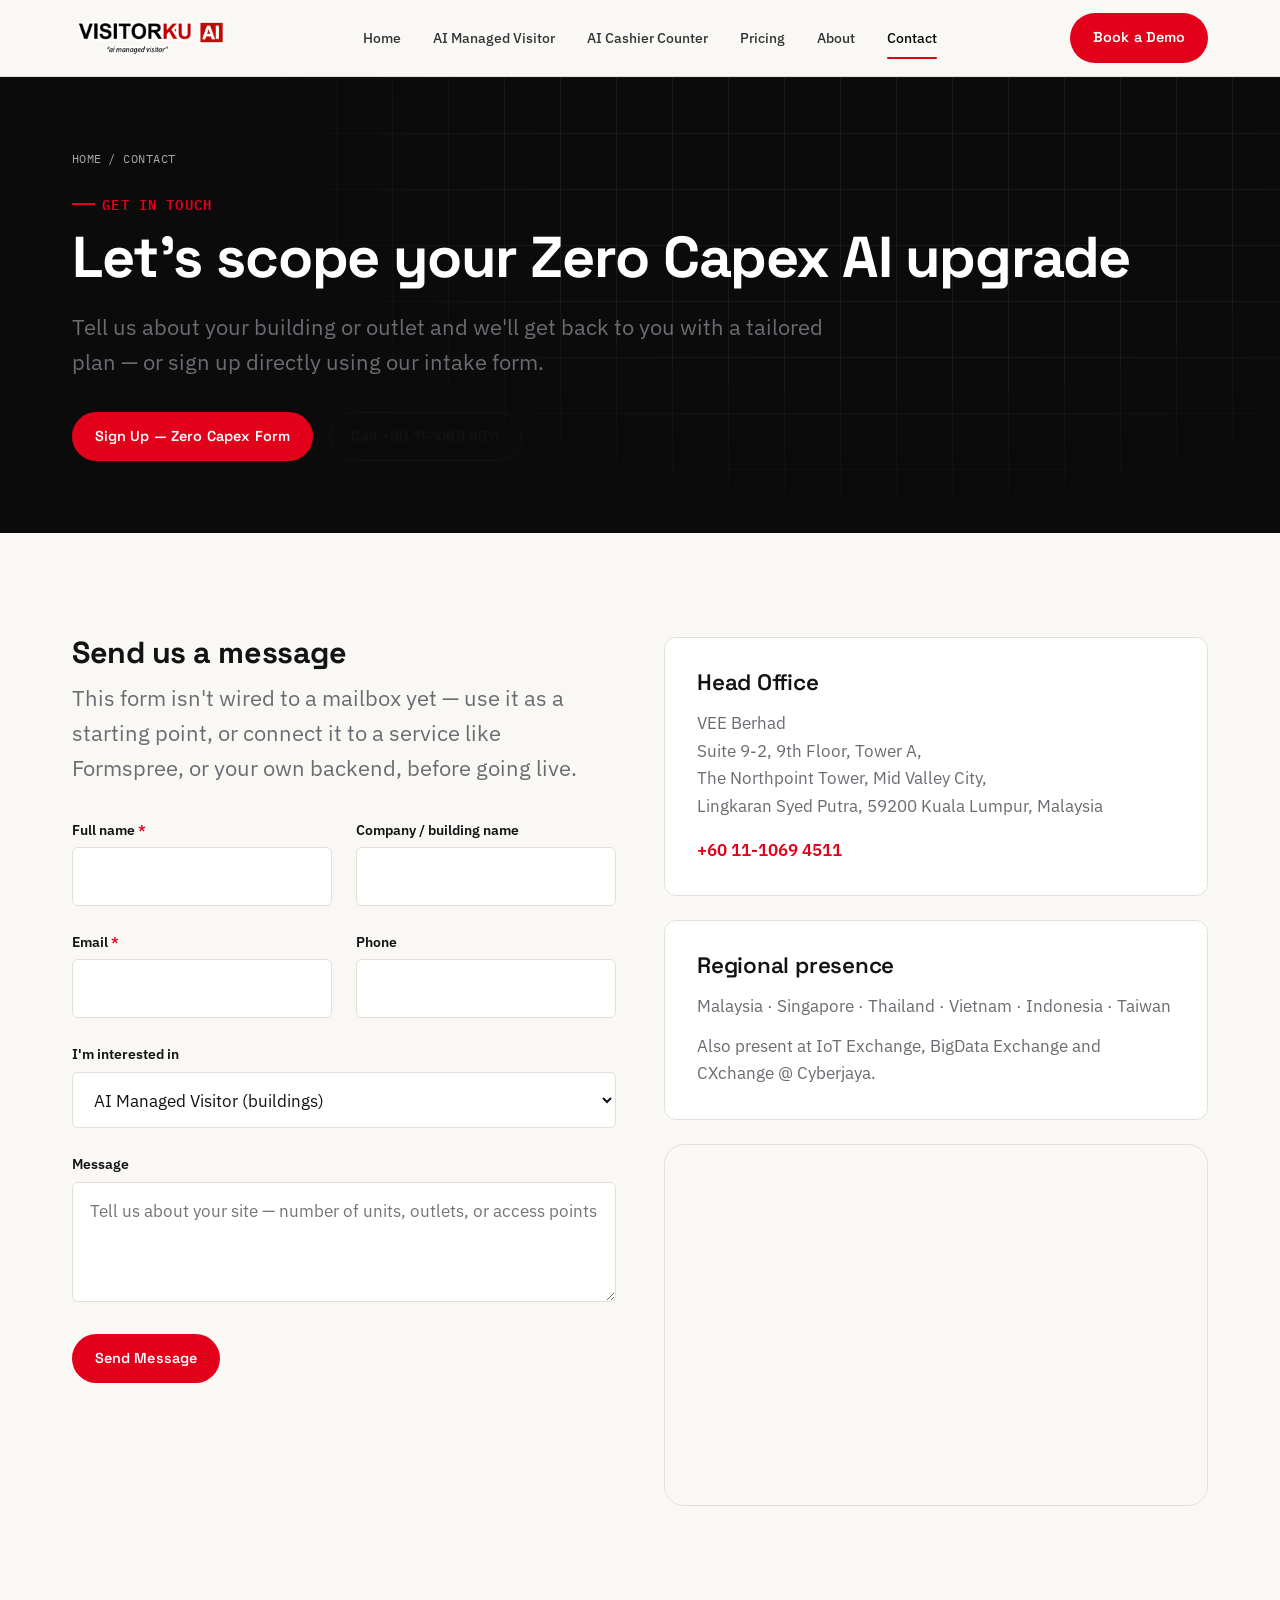
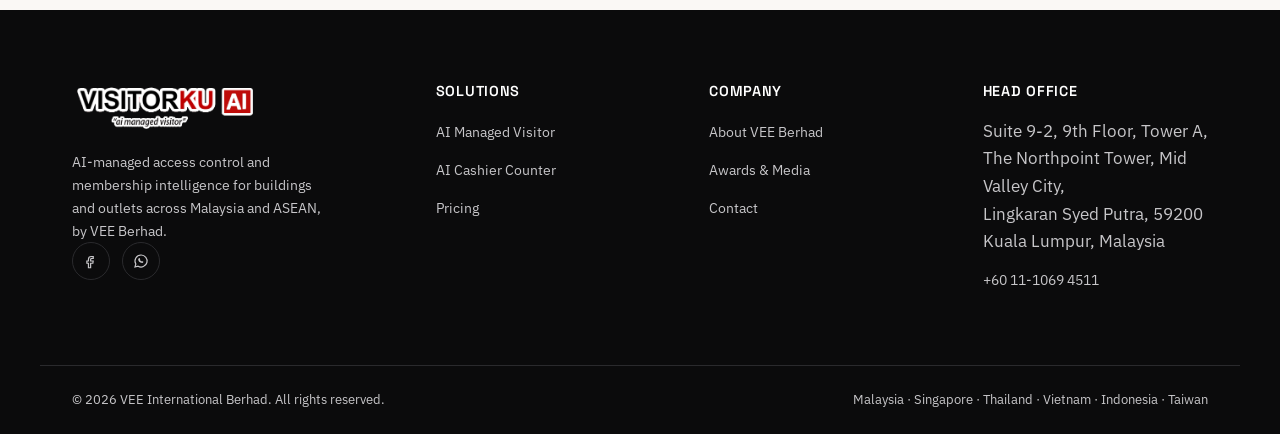
<file: contact.html>
<!doctype html>
<html lang="en">
<head>
<meta charset="UTF-8" />
<meta name="viewport" content="width=device-width, initial-scale=1" />
<title>Contact — VisitorKu AI</title>
<meta name="description" content="Book a demo or sign up for VisitorKu AI's Zero Capex AI Managed Visitor or AI Cashier Counter system. Head office in Mid Valley City, Kuala Lumpur, Malaysia." />
<link rel="preconnect" href="https://fonts.googleapis.com">
<link rel="preconnect" href="https://fonts.gstatic.com" crossorigin>
<link href="https://fonts.googleapis.com/css2?family=Space+Grotesk:wght@500;600;700&family=IBM+Plex+Sans:wght@400;500;600&family=IBM+Plex+Mono:wght@500;600&display=swap" rel="stylesheet">
<link rel="stylesheet" href="css/style.css" />
</head>
<body>
<a class="skip-link" href="#main">Skip to content</a>

<header class="site-header">
  <div class="container">
    <a class="brand" href="index.html" aria-label="VisitorKu AI — Home">
      <img src="assets/logo.png" alt="VisitorKu AI" />
    </a>
    <nav class="nav-desktop" aria-label="Primary">
      <a href="index.html">Home</a>
      <a href="ai-managed-visitor.html">AI Managed Visitor</a>
      <a href="ai-cashier-counter.html">AI Cashier Counter</a>
      <a href="pricing.html">Pricing</a>
      <a href="about.html">About</a>
      <a href="contact.html" aria-current="page">Contact</a>
    </nav>
    <div class="nav-cta">
      <a class="btn btn-primary" href="contact.html">Book a Demo</a>
    </div>
    <button class="nav-toggle" aria-label="Open menu" aria-expanded="false" aria-controls="mobile-menu">
      <svg viewBox="0 0 24 24" fill="none" stroke="currentColor" stroke-width="1.8" stroke-linecap="round"><path d="M3 6h18M3 12h18M3 18h18"/></svg>
    </button>
  </div>
</header>
<nav class="nav-mobile" id="mobile-menu" aria-label="Mobile">
    <a href="index.html">Home</a>
    <a href="ai-managed-visitor.html">AI Managed Visitor</a>
    <a href="ai-cashier-counter.html">AI Cashier Counter</a>
    <a href="pricing.html">Pricing</a>
    <a href="about.html">About</a>
    <a href="contact.html">Contact</a>
    <a class="btn btn-primary btn-block" href="contact.html">Book a Demo</a>
</nav>

<main id="main">

  <section class="page-hero">
    <div class="hero-grid" aria-hidden="true"></div>
    <div class="container">
      <p class="breadcrumb"><a href="index.html">Home</a> / Contact</p>
      <span class="eyebrow">Get in touch</span>
      <h1 class="mt-2" style="font-size:var(--step-4)">Let's scope your Zero Capex AI upgrade</h1>
      <p class="lede mt-4">Tell us about your building or outlet and we'll get back to you with a tailored plan — or sign up directly using our intake form.</p>
      <div class="hero-actions">
        <a class="btn btn-primary" href="https://forms.gle/ZS1wViLV85wiQRVaA" target="_blank" rel="noopener">Sign Up — Zero Capex Form</a>
        <a class="btn btn-outline" href="tel:+601110694511">Call +60 11-1069 4511</a>
      </div>
    </div>
  </section>

  <section class="section">
    <div class="container">
      <div class="grid grid-2" style="align-items:start;gap:var(--space-6)">

        <!-- FORM -->
        <div data-reveal>
          <h2 style="font-size:var(--step-2)">Send us a message</h2>
          <p class="lede mt-2">This form isn't wired to a mailbox yet — use it as a starting point, or connect it to a service like Formspree, or your own backend, before going live.</p>
          <form id="contact-form" class="mt-5" novalidate>
            <div class="form-grid two">
              <div class="field">
                <label for="name">Full name <span class="req">*</span></label>
                <input id="name" name="name" type="text" autocomplete="name" required />
              </div>
              <div class="field">
                <label for="company">Company / building name</label>
                <input id="company" name="company" type="text" autocomplete="organization" />
              </div>
            </div>
            <div class="form-grid two mt-4">
              <div class="field">
                <label for="email">Email <span class="req">*</span></label>
                <input id="email" name="email" type="email" autocomplete="email" required />
              </div>
              <div class="field">
                <label for="phone">Phone</label>
                <input id="phone" name="phone" type="tel" autocomplete="tel" />
              </div>
            </div>
            <div class="field mt-4">
              <label for="interest">I'm interested in</label>
              <select id="interest" name="interest">
                <option value="visitor">AI Managed Visitor (buildings)</option>
                <option value="cashier">AI Cashier Counter (retail)</option>
                <option value="both">Both</option>
                <option value="other">Not sure yet</option>
              </select>
            </div>
            <div class="field mt-4">
              <label for="message">Message</label>
              <textarea id="message" name="message" placeholder="Tell us about your site — number of units, outlets, or access points"></textarea>
            </div>
            <p data-form-status hidden class="mt-3" style="font-size:var(--step--1);color:var(--accent);font-weight:600"></p>
            <button type="submit" class="btn btn-primary mt-5">Send Message</button>
          </form>
        </div>

        <!-- DETAILS -->
        <div data-reveal>
          <div class="card">
            <h3 style="font-size:var(--step-1)">Head Office</h3>
            <p class="mt-2">VEE Berhad<br>Suite 9-2, 9th Floor, Tower A,<br>The Northpoint Tower, Mid Valley City,<br>Lingkaran Syed Putra, 59200 Kuala Lumpur, Malaysia</p>
            <p class="mt-3"><a href="tel:+601110694511" style="font-weight:600;color:var(--accent)">+60 11-1069 4511</a></p>
          </div>
          <div class="card mt-4">
            <h3 style="font-size:var(--step-1)">Regional presence</h3>
            <p class="mt-2">Malaysia · Singapore · Thailand · Vietnam · Indonesia · Taiwan</p>
            <p class="mt-2" style="color:var(--text-muted)">Also present at IoT Exchange, BigData Exchange and CXchange @ Cyberjaya.</p>
          </div>
          <div class="map-frame mt-4">
            <iframe
              title="Map of Mid Valley City, Kuala Lumpur"
              loading="lazy"
              referrerpolicy="no-referrer-when-downgrade"
              src="https://www.openstreetmap.org/export/embed.html?bbox=101.6714%2C3.1103%2C101.6834%2C3.1223&layer=mapnik&marker=3.1163%2C101.6774">
            </iframe>
          </div>
        </div>

      </div>
    </div>
  </section>

</main>

<footer class="site-footer">
  <div class="container footer-top">
    <div class="footer-brand">
      <img src="assets/logo.png" alt="VisitorKu AI" />
      <p>AI-managed access control and membership intelligence for buildings and outlets across Malaysia and ASEAN, by VEE Berhad.</p>
      <div class="social-row">
        <a href="https://www.facebook.com/profile.php?id=61586808593642" target="_blank" rel="noopener" aria-label="VisitorKu AI on Facebook"><svg viewBox="0 0 24 24" fill="none" stroke="currentColor" stroke-width="1.6"><path d="M15 8.5h-2c-.8 0-1.5.7-1.5 1.5v2h3.4l-.4 3H11.5V21H8.6v-6H6.5V12h2.1v-2.3C8.6 7.5 10.2 6 12.5 6H15v2.5Z"/></svg></a>
        <a href="https://wa.me/601110694511" target="_blank" rel="noopener" aria-label="VisitorKu AI on WhatsApp"><svg viewBox="0 0 24 24" fill="none" stroke="currentColor" stroke-width="1.6"><path d="M12 4a8 8 0 0 0-6.9 12l-1.1 4 4.1-1.1A8 8 0 1 0 12 4Z"/><path d="M8.5 9.6c0-.7.4-1.3 1-1.5l.6-.2 1 2-.6.4c.4 1 1.3 1.9 2.3 2.3l.4-.6 2 1-.2.6c-.2.6-.8 1-1.4 1-3.5 0-5.5-2.5-5.5-5.5Z" fill="currentColor" stroke="none"/></svg></a>
      </div>
    </div>
    <div class="footer-col">
      <h4>Solutions</h4>
      <ul>
        <li><a href="ai-managed-visitor.html">AI Managed Visitor</a></li>
        <li><a href="ai-cashier-counter.html">AI Cashier Counter</a></li>
        <li><a href="pricing.html">Pricing</a></li>
      </ul>
    </div>
    <div class="footer-col">
      <h4>Company</h4>
      <ul>
        <li><a href="about.html">About VEE Berhad</a></li>
        <li><a href="about.html#awards">Awards &amp; Media</a></li>
        <li><a href="contact.html">Contact</a></li>
      </ul>
    </div>
    <div class="footer-col">
      <h4>Head Office</h4>
      <ul>
        <li>Suite 9-2, 9th Floor, Tower A,<br>The Northpoint Tower, Mid Valley City,<br>Lingkaran Syed Putra, 59200 Kuala Lumpur, Malaysia</li>
        <li><a href="tel:+601110694511">+60 11-1069 4511</a></li>
      </ul>
    </div>
  </div>
  <div class="container footer-bottom">
    <p>© 2026 VEE International Berhad. All rights reserved.</p>
    <p>Malaysia · Singapore · Thailand · Vietnam · Indonesia · Taiwan</p>
  </div>
</footer>

<script src="js/main.js"></script>
</body>
</html>
</file>
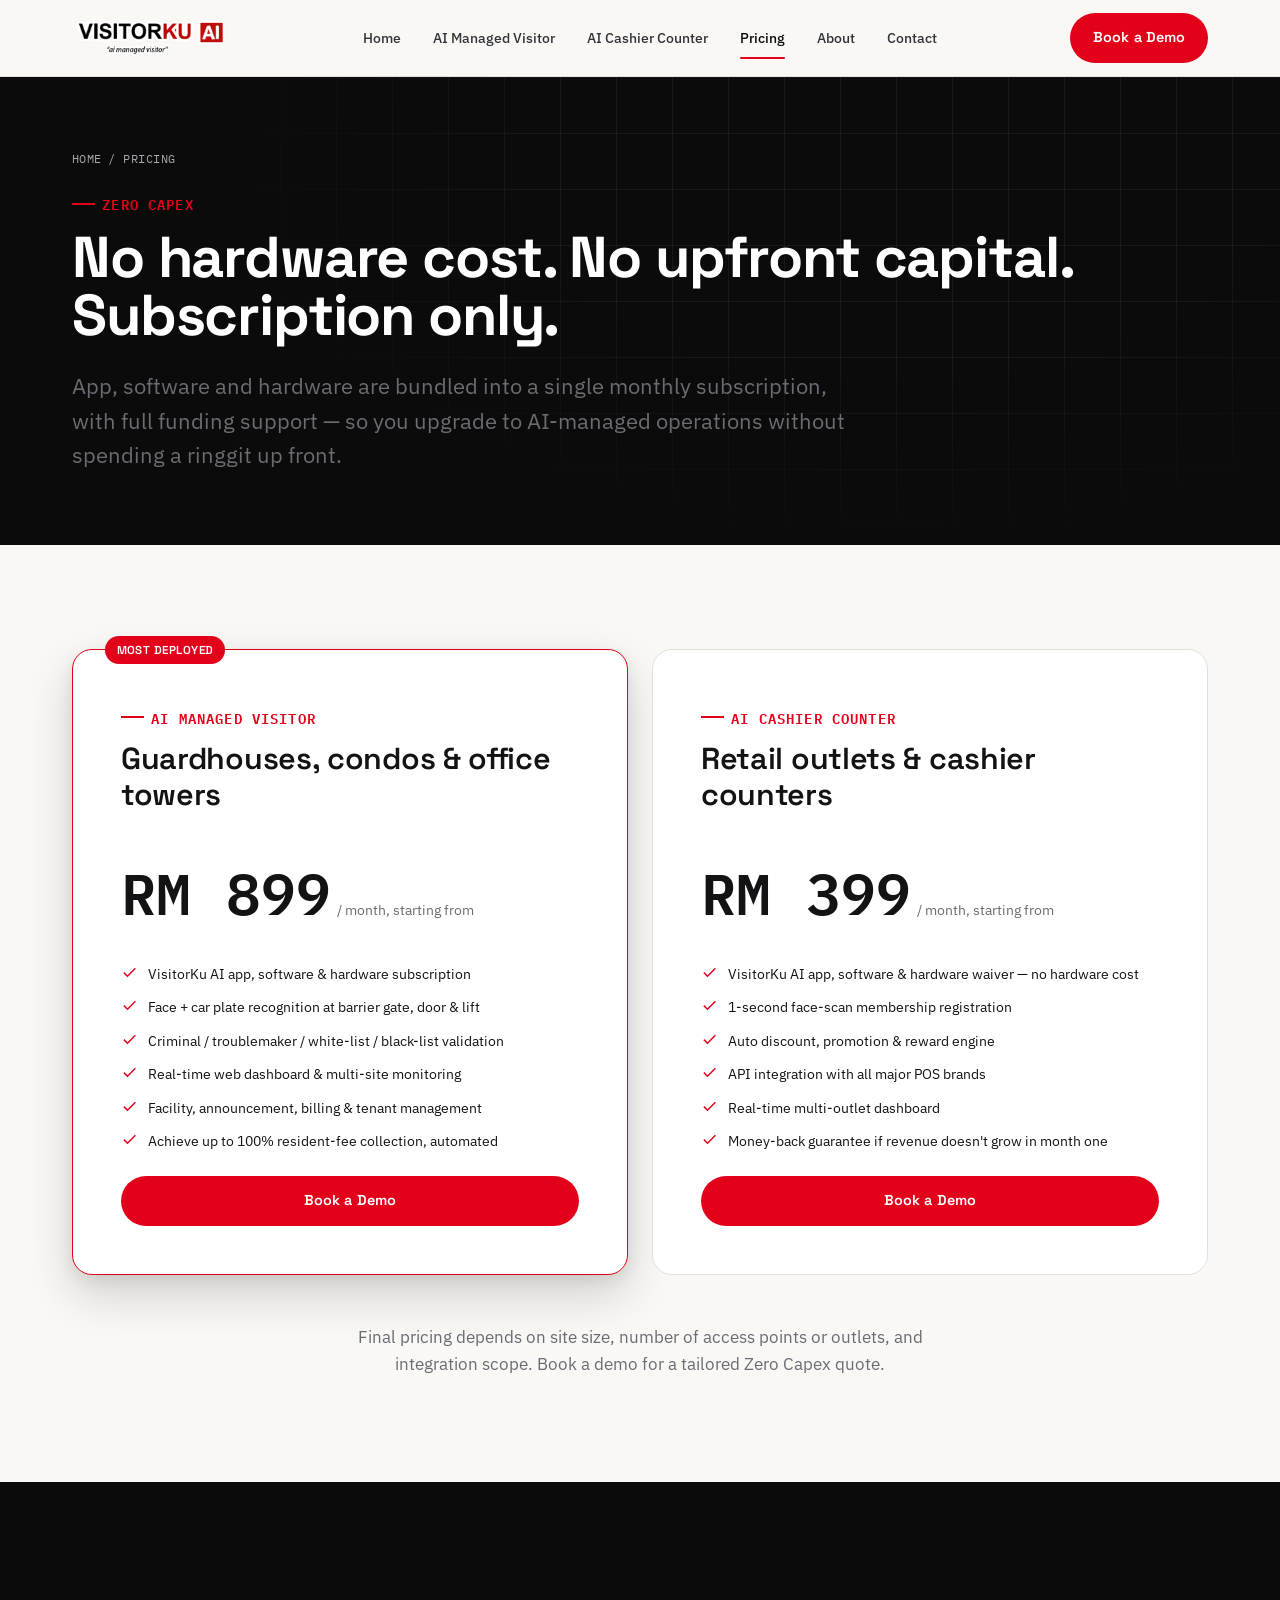
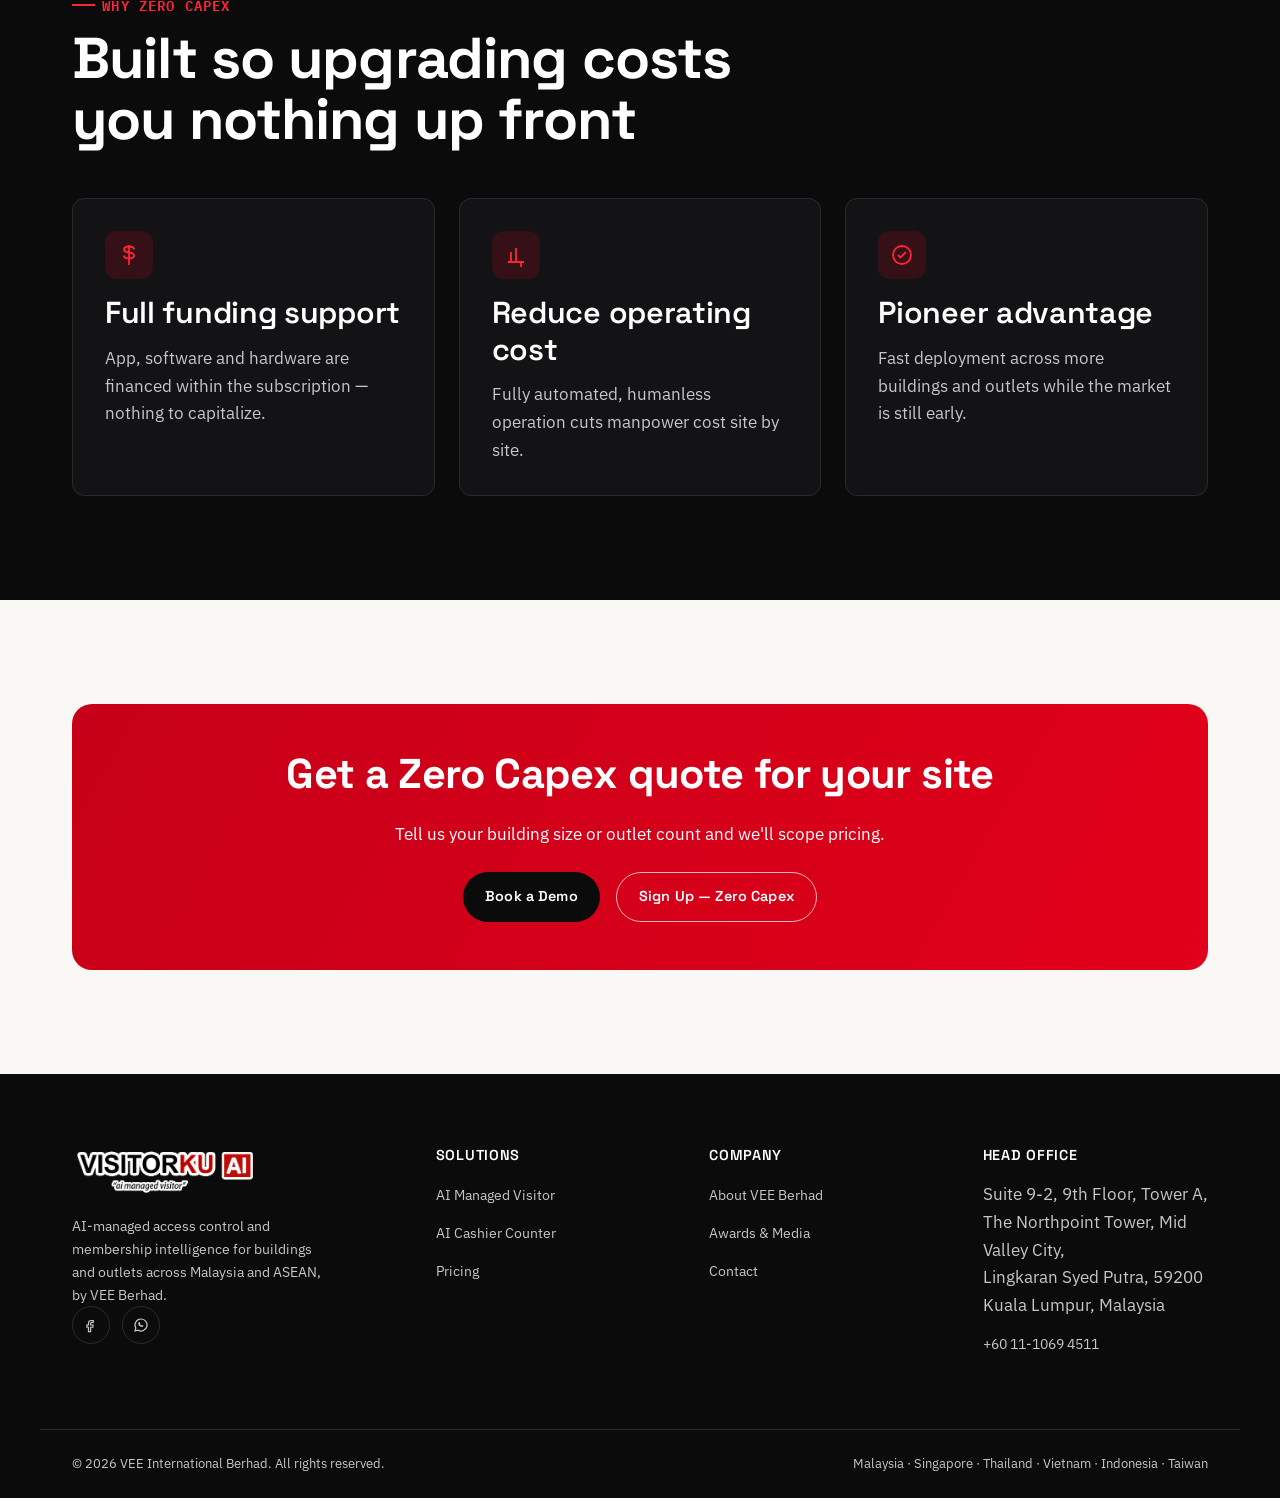
<file: pricing.html>
<!doctype html>
<html lang="en">
<head>
<meta charset="UTF-8" />
<meta name="viewport" content="width=device-width, initial-scale=1" />
<title>Pricing — Zero Capex Subscription | VisitorKu AI</title>
<meta name="description" content="VisitorKu AI Zero Capex pricing: AI Managed Visitor from RM 899/month, AI Cashier Counter from RM 399/month. App, software and hardware included, no upfront cost." />
<link rel="preconnect" href="https://fonts.googleapis.com">
<link rel="preconnect" href="https://fonts.gstatic.com" crossorigin>
<link href="https://fonts.googleapis.com/css2?family=Space+Grotesk:wght@500;600;700&family=IBM+Plex+Sans:wght@400;500;600&family=IBM+Plex+Mono:wght@500;600&display=swap" rel="stylesheet">
<link rel="stylesheet" href="css/style.css" />
</head>
<body>
<a class="skip-link" href="#main">Skip to content</a>

<header class="site-header">
  <div class="container">
    <a class="brand" href="index.html" aria-label="VisitorKu AI — Home">
      <img src="assets/logo.png" alt="VisitorKu AI" />
    </a>
    <nav class="nav-desktop" aria-label="Primary">
      <a href="index.html">Home</a>
      <a href="ai-managed-visitor.html">AI Managed Visitor</a>
      <a href="ai-cashier-counter.html">AI Cashier Counter</a>
      <a href="pricing.html" aria-current="page">Pricing</a>
      <a href="about.html">About</a>
      <a href="contact.html">Contact</a>
    </nav>
    <div class="nav-cta">
      <a class="btn btn-primary" href="contact.html">Book a Demo</a>
    </div>
    <button class="nav-toggle" aria-label="Open menu" aria-expanded="false" aria-controls="mobile-menu">
      <svg viewBox="0 0 24 24" fill="none" stroke="currentColor" stroke-width="1.8" stroke-linecap="round"><path d="M3 6h18M3 12h18M3 18h18"/></svg>
    </button>
  </div>
</header>
<nav class="nav-mobile" id="mobile-menu" aria-label="Mobile">
    <a href="index.html">Home</a>
    <a href="ai-managed-visitor.html">AI Managed Visitor</a>
    <a href="ai-cashier-counter.html">AI Cashier Counter</a>
    <a href="pricing.html">Pricing</a>
    <a href="about.html">About</a>
    <a href="contact.html">Contact</a>
    <a class="btn btn-primary btn-block" href="contact.html">Book a Demo</a>
</nav>

<main id="main">

  <section class="page-hero">
    <div class="hero-grid" aria-hidden="true"></div>
    <div class="container">
      <p class="breadcrumb"><a href="index.html">Home</a> / Pricing</p>
      <span class="eyebrow">Zero Capex</span>
      <h1 class="mt-2" style="font-size:var(--step-4)">No hardware cost. No upfront capital. Subscription only.</h1>
      <p class="lede mt-4">App, software and hardware are bundled into a single monthly subscription, with full funding support — so you upgrade to AI-managed operations without spending a ringgit up front.</p>
    </div>
  </section>

  <section class="section">
    <div class="container">
      <div class="grid grid-2">

        <div class="price-card price-card--featured" data-reveal>
          <div>
            <span class="eyebrow">AI Managed Visitor</span>
            <h3 class="mt-2">Guardhouses, condos &amp; office towers</h3>
          </div>
          <div class="price-amount">
            <span class="num tnum">RM 899</span>
            <span class="per">/ month, starting from</span>
          </div>
          <ul>
            <li><svg viewBox="0 0 24 24" fill="none" stroke="currentColor" stroke-width="2"><path d="M20 6L9 17l-5-5"/></svg>VisitorKu AI app, software &amp; hardware subscription</li>
            <li><svg viewBox="0 0 24 24" fill="none" stroke="currentColor" stroke-width="2"><path d="M20 6L9 17l-5-5"/></svg>Face + car plate recognition at barrier gate, door &amp; lift</li>
            <li><svg viewBox="0 0 24 24" fill="none" stroke="currentColor" stroke-width="2"><path d="M20 6L9 17l-5-5"/></svg>Criminal / troublemaker / white-list / black-list validation</li>
            <li><svg viewBox="0 0 24 24" fill="none" stroke="currentColor" stroke-width="2"><path d="M20 6L9 17l-5-5"/></svg>Real-time web dashboard &amp; multi-site monitoring</li>
            <li><svg viewBox="0 0 24 24" fill="none" stroke="currentColor" stroke-width="2"><path d="M20 6L9 17l-5-5"/></svg>Facility, announcement, billing &amp; tenant management</li>
            <li><svg viewBox="0 0 24 24" fill="none" stroke="currentColor" stroke-width="2"><path d="M20 6L9 17l-5-5"/></svg>Achieve up to 100% resident-fee collection, automated</li>
          </ul>
          <a class="btn btn-primary btn-block" href="contact.html">Book a Demo</a>
        </div>

        <div class="price-card" data-reveal>
          <div>
            <span class="eyebrow">AI Cashier Counter</span>
            <h3 class="mt-2">Retail outlets &amp; cashier counters</h3>
          </div>
          <div class="price-amount">
            <span class="num tnum">RM 399</span>
            <span class="per">/ month, starting from</span>
          </div>
          <ul>
            <li><svg viewBox="0 0 24 24" fill="none" stroke="currentColor" stroke-width="2"><path d="M20 6L9 17l-5-5"/></svg>VisitorKu AI app, software &amp; hardware waiver — no hardware cost</li>
            <li><svg viewBox="0 0 24 24" fill="none" stroke="currentColor" stroke-width="2"><path d="M20 6L9 17l-5-5"/></svg>1-second face-scan membership registration</li>
            <li><svg viewBox="0 0 24 24" fill="none" stroke="currentColor" stroke-width="2"><path d="M20 6L9 17l-5-5"/></svg>Auto discount, promotion &amp; reward engine</li>
            <li><svg viewBox="0 0 24 24" fill="none" stroke="currentColor" stroke-width="2"><path d="M20 6L9 17l-5-5"/></svg>API integration with all major POS brands</li>
            <li><svg viewBox="0 0 24 24" fill="none" stroke="currentColor" stroke-width="2"><path d="M20 6L9 17l-5-5"/></svg>Real-time multi-outlet dashboard</li>
            <li><svg viewBox="0 0 24 24" fill="none" stroke="currentColor" stroke-width="2"><path d="M20 6L9 17l-5-5"/></svg>Money-back guarantee if revenue doesn't grow in month one</li>
          </ul>
          <a class="btn btn-primary btn-block" href="contact.html">Book a Demo</a>
        </div>

      </div>

      <p class="text-center mt-6" style="color:var(--text-muted);max-width:60ch">Final pricing depends on site size, number of access points or outlets, and integration scope. Book a demo for a tailored Zero Capex quote.</p>
    </div>
  </section>

  <!-- WHY ZERO CAPEX -->
  <section class="section section--dark">
    <div class="container">
      <div class="section-head" data-reveal>
        <span class="eyebrow">Why Zero Capex</span>
        <h2>Built so upgrading costs you nothing up front</h2>
      </div>
      <div class="grid grid-3">
        <div class="card card--dark" data-reveal>
          <div class="icon"><svg viewBox="0 0 24 24" fill="none" stroke="currentColor" stroke-width="1.8"><path d="M12 2v20M17 6.5c0-2-2-3-5-3s-5 1.3-5 3 2 2.7 5 3 5 1 5 3-2 3-5 3-5-1-5-3"/></svg></div>
          <h3>Full funding support</h3>
          <p>App, software and hardware are financed within the subscription — nothing to capitalize.</p>
        </div>
        <div class="card card--dark" data-reveal>
          <div class="icon"><svg viewBox="0 0 24 24" fill="none" stroke="currentColor" stroke-width="1.8"><path d="M4 19h16M7 19V9M12 19V5M17 19v7"/></svg></div>
          <h3>Reduce operating cost</h3>
          <p>Fully automated, humanless operation cuts manpower cost site by site.</p>
        </div>
        <div class="card card--dark" data-reveal>
          <div class="icon"><svg viewBox="0 0 24 24" fill="none" stroke="currentColor" stroke-width="1.8"><circle cx="12" cy="12" r="9"/><path d="M8 12l2.5 2.5L16 9"/></svg></div>
          <h3>Pioneer advantage</h3>
          <p>Fast deployment across more buildings and outlets while the market is still early.</p>
        </div>
      </div>
    </div>
  </section>

  <section class="section">
    <div class="container">
      <div class="cta-banner" data-reveal>
        <h2 style="font-size:var(--step-3)">Get a Zero Capex quote for your site</h2>
        <p style="max-width:56ch">Tell us your building size or outlet count and we'll scope pricing.</p>
        <div class="hero-actions" style="margin-top:0">
          <a class="btn btn-primary" href="contact.html">Book a Demo</a>
          <a class="btn btn-outline" href="https://forms.gle/ZS1wViLV85wiQRVaA" target="_blank" rel="noopener">Sign Up — Zero Capex</a>
        </div>
      </div>
    </div>
  </section>

</main>

<footer class="site-footer">
  <div class="container footer-top">
    <div class="footer-brand">
      <img src="assets/logo.png" alt="VisitorKu AI" />
      <p>AI-managed access control and membership intelligence for buildings and outlets across Malaysia and ASEAN, by VEE Berhad.</p>
      <div class="social-row">
        <a href="https://www.facebook.com/profile.php?id=61586808593642" target="_blank" rel="noopener" aria-label="VisitorKu AI on Facebook"><svg viewBox="0 0 24 24" fill="none" stroke="currentColor" stroke-width="1.6"><path d="M15 8.5h-2c-.8 0-1.5.7-1.5 1.5v2h3.4l-.4 3H11.5V21H8.6v-6H6.5V12h2.1v-2.3C8.6 7.5 10.2 6 12.5 6H15v2.5Z"/></svg></a>
        <a href="https://wa.me/601110694511" target="_blank" rel="noopener" aria-label="VisitorKu AI on WhatsApp"><svg viewBox="0 0 24 24" fill="none" stroke="currentColor" stroke-width="1.6"><path d="M12 4a8 8 0 0 0-6.9 12l-1.1 4 4.1-1.1A8 8 0 1 0 12 4Z"/><path d="M8.5 9.6c0-.7.4-1.3 1-1.5l.6-.2 1 2-.6.4c.4 1 1.3 1.9 2.3 2.3l.4-.6 2 1-.2.6c-.2.6-.8 1-1.4 1-3.5 0-5.5-2.5-5.5-5.5Z" fill="currentColor" stroke="none"/></svg></a>
      </div>
    </div>
    <div class="footer-col">
      <h4>Solutions</h4>
      <ul>
        <li><a href="ai-managed-visitor.html">AI Managed Visitor</a></li>
        <li><a href="ai-cashier-counter.html">AI Cashier Counter</a></li>
        <li><a href="pricing.html">Pricing</a></li>
      </ul>
    </div>
    <div class="footer-col">
      <h4>Company</h4>
      <ul>
        <li><a href="about.html">About VEE Berhad</a></li>
        <li><a href="about.html#awards">Awards &amp; Media</a></li>
        <li><a href="contact.html">Contact</a></li>
      </ul>
    </div>
    <div class="footer-col">
      <h4>Head Office</h4>
      <ul>
        <li>Suite 9-2, 9th Floor, Tower A,<br>The Northpoint Tower, Mid Valley City,<br>Lingkaran Syed Putra, 59200 Kuala Lumpur, Malaysia</li>
        <li><a href="tel:+601110694511">+60 11-1069 4511</a></li>
      </ul>
    </div>
  </div>
  <div class="container footer-bottom">
    <p>© 2026 VEE International Berhad. All rights reserved.</p>
    <p>Malaysia · Singapore · Thailand · Vietnam · Indonesia · Taiwan</p>
  </div>
</footer>

<script src="js/main.js"></script>
</body>
</html>
</file>
<file: css/style.css>
/* =========================================================
   VisitorKu AI — Design Tokens & Base
   Brand: bold red / near-black / white, biometric-scan motif
   ========================================================= */

:root{
  /* Brand color */
  --red-700:#a3000f;
  --red-600:#c60018;
  --red-500:#e2001a;
  --red-400:#ff2438;
  --red-100:#ffe1e3;

  /* Ink / neutrals */
  --ink-950:#0b0b0c;
  --ink-900:#131315;
  --ink-800:#1d1d20;
  --ink-700:#333338;
  --ink-500:#6b6b72;
  --ink-300:#a7a7ad;
  --ink-100:#e7e6e3;
  --paper:#faf8f5;
  --white:#ffffff;

  /* Semantic */
  --bg:var(--paper);
  --bg-dark:var(--ink-950);
  --surface:var(--white);
  --surface-dark:var(--ink-900);
  --text:var(--ink-900);
  --text-muted:var(--ink-500);
  --text-inverse:var(--white);
  --text-inverse-muted:#c7c6c9;
  --border:#e3e0da;
  --border-dark:#2a2a2d;
  --accent:var(--red-500);
  --accent-hover:var(--red-600);
  --focus-ring:#1f7aff;

  /* Type */
  --font-display:"Space Grotesk", "IBM Plex Sans", sans-serif;
  --font-body:"IBM Plex Sans", "Segoe UI", sans-serif;
  --font-mono:"IBM Plex Mono", ui-monospace, monospace;

  /* Scale */
  --step--1: clamp(0.83rem, 0.8rem + 0.15vw, 0.9rem);
  --step-0:  clamp(1rem, 0.96rem + 0.2vw, 1.08rem);
  --step-1:  clamp(1.2rem, 1.12rem + 0.4vw, 1.4rem);
  --step-2:  clamp(1.5rem, 1.32rem + 0.8vw, 1.9rem);
  --step-3:  clamp(1.9rem, 1.6rem + 1.4vw, 2.6rem);
  --step-4:  clamp(2.4rem, 1.9rem + 2.4vw, 3.6rem);
  --step-5:  clamp(3rem, 2.2rem + 3.8vw, 5rem);

  /* Space (8pt rhythm) */
  --space-1:.5rem;
  --space-2:.75rem;
  --space-3:1rem;
  --space-4:1.5rem;
  --space-5:2rem;
  --space-6:3rem;
  --space-7:4.5rem;
  --space-8:6.5rem;

  --radius-sm:6px;
  --radius-md:12px;
  --radius-lg:20px;
  --shadow-sm:0 1px 2px rgba(11,11,12,.06), 0 1px 1px rgba(11,11,12,.04);
  --shadow-md:0 8px 24px rgba(11,11,12,.10), 0 2px 6px rgba(11,11,12,.06);
  --shadow-lg:0 20px 48px rgba(11,11,12,.16), 0 6px 16px rgba(11,11,12,.08);

  --ease-out: cubic-bezier(.16,1,.3,1);
  --dur-1: 150ms;
  --dur-2: 260ms;
  --dur-3: 420ms;

  --container: 1200px;
}

*, *::before, *::after{ box-sizing:border-box; }
html{ scroll-behavior:smooth; }
@media (prefers-reduced-motion: reduce){
  html{ scroll-behavior:auto; }
  *, *::before, *::after{ animation-duration:0.001ms !important; animation-iteration-count:1 !important; transition-duration:0.001ms !important; scroll-behavior:auto !important; }
}
body{
  margin:0;
  background:var(--bg);
  color:var(--text);
  font-family:var(--font-body);
  font-size:var(--step-0);
  line-height:1.6;
  -webkit-font-smoothing:antialiased;
  min-height:100dvh;
}
img,svg{ display:block; max-width:100%; }
a{ color:inherit; text-decoration:none; }
ul{ margin:0; padding:0; list-style:none; }
h1,h2,h3,h4,p{ margin:0; }
button{ font:inherit; }

:focus-visible{
  outline:3px solid var(--focus-ring);
  outline-offset:2px;
  border-radius:4px;
}

.container{
  width:100%;
  max-width:var(--container);
  margin-inline:auto;
  padding-inline:var(--space-4);
}
@media (min-width:768px){ .container{ padding-inline:var(--space-5); } }

.section{ padding-block:var(--space-7); }
@media (min-width:1024px){ .section{ padding-block:var(--space-8); } }
.section--dark{ background:var(--bg-dark); color:var(--text-inverse); }
.section--surface{ background:var(--surface); }
.section--tight{ padding-block:var(--space-6); }

.eyebrow{
  display:inline-flex; align-items:center; gap:.5em;
  font-family:var(--font-mono);
  font-size:var(--step--1);
  letter-spacing:.08em;
  text-transform:uppercase;
  color:var(--accent);
  font-weight:600;
}
.section--dark .eyebrow{ color:var(--red-400); }
.eyebrow::before{
  content:""; width:1.6em; height:2px; background:currentColor; display:inline-block;
}

h1,.h1{ font-family:var(--font-display); font-size:var(--step-5); font-weight:700; line-height:1.02; letter-spacing:-.02em; }
h2,.h2{ font-family:var(--font-display); font-size:var(--step-4); font-weight:700; line-height:1.06; letter-spacing:-.015em; }
h3,.h3{ font-family:var(--font-display); font-size:var(--step-2); font-weight:600; line-height:1.2; letter-spacing:-.01em; }
h4,.h4{ font-family:var(--font-display); font-size:var(--step-1); font-weight:600; line-height:1.3; }
.lede{ font-size:var(--step-1); color:var(--text-muted); line-height:1.55; max-width:60ch; }
.section--dark .lede{ color:var(--text-inverse-muted); }
.tnum{ font-family:var(--font-mono); font-variant-numeric:tabular-nums; }

.eyebrow + h2, .eyebrow + h1{ margin-top:var(--space-2); }
.section-head{ max-width:70ch; margin-bottom:var(--space-6); }
.section-head p{ margin-top:var(--space-3); }

/* Buttons */
.btn{
  display:inline-flex; align-items:center; justify-content:center; gap:.55em;
  padding:.85em 1.5em;
  border-radius:999px;
  font-family:var(--font-display);
  font-weight:600;
  font-size:var(--step--1);
  letter-spacing:.01em;
  border:1.5px solid transparent;
  cursor:pointer;
  transition:transform var(--dur-1) var(--ease-out), background var(--dur-1), border-color var(--dur-1), color var(--dur-1);
  min-height:44px;
  white-space:nowrap;
}
.btn:active{ transform:translateY(1px); }
.btn-primary{ background:var(--accent); color:var(--white); }
.btn-primary:hover{ background:var(--accent-hover); }
.btn-outline{ background:transparent; border-color:currentColor; color:var(--text); }
.btn-outline:hover{ background:var(--text); color:var(--bg); }
.section--dark .btn-outline{ color:var(--white); }
.section--dark .btn-outline:hover{ background:var(--white); color:var(--ink-950); }
.btn-ghost{ background:transparent; color:inherit; padding-inline:.75em; }
.btn-ghost:hover{ color:var(--accent); }
.btn-block{ width:100%; }
.btn svg{ width:1.1em; height:1.1em; flex:none; }

/* ---------------- Header ---------------- */
.site-header{
  position:sticky; top:0; z-index:100;
  background:rgba(250,248,245,.86);
  backdrop-filter:blur(10px);
  border-bottom:1px solid var(--border);
}
.site-header .container{
  display:flex; align-items:center; justify-content:space-between;
  height:76px;
}
.brand{ display:flex; align-items:center; gap:.6rem; }
.brand img{ height:44px; width:auto; display:block; }
.nav-desktop{ display:none; }
@media (min-width:960px){
  .nav-desktop{ display:flex; align-items:center; gap:var(--space-5); }
}
.nav-desktop a{
  font-weight:500; font-size:var(--step--1);
  position:relative; padding:.35rem 0;
  color:var(--ink-700);
  transition:color var(--dur-1);
}
.nav-desktop a:hover, .nav-desktop a[aria-current="page"]{ color:var(--ink-950); }
.nav-desktop a[aria-current="page"]::after{
  content:""; position:absolute; left:0; right:0; bottom:-4px; height:2px; background:var(--accent); border-radius:2px;
}
.nav-cta{ display:none; }
@media (min-width:960px){ .nav-cta{ display:flex; align-items:center; gap:var(--space-3); } }

.nav-toggle{
  display:inline-flex; align-items:center; justify-content:center;
  width:44px; height:44px; border-radius:10px; border:1.5px solid var(--border);
  background:var(--surface);
}
@media (min-width:960px){ .nav-toggle{ display:none; } }
.nav-toggle svg{ width:22px; height:22px; }

.nav-mobile{
  position:fixed; inset:76px 0 0 0; background:var(--bg);
  padding:var(--space-4);
  display:none;
  overflow-y:auto;
  z-index:99;
}
.nav-mobile.is-open{ display:block; }
.nav-mobile a{
  display:block; padding:var(--space-3) 0; font-family:var(--font-display);
  font-size:var(--step-2); font-weight:600; border-bottom:1px solid var(--border);
}
.nav-mobile .btn{ margin-top:var(--space-4); }
@media (min-width:960px){ .nav-mobile{ display:none !important; } }

/* ---------------- Hero ---------------- */
.hero{
  position:relative;
  background:
    radial-gradient(1100px 480px at 82% -10%, rgba(226,0,26,.35), transparent 60%),
    linear-gradient(180deg, var(--ink-950), #17171a 70%, var(--ink-950));
  color:var(--white);
  overflow:hidden;
}
.hero-grid{
  position:absolute; inset:0;
  background-image:
    linear-gradient(rgba(255,255,255,.055) 1px, transparent 1px),
    linear-gradient(90deg, rgba(255,255,255,.055) 1px, transparent 1px);
  background-size:56px 56px;
  mask-image:radial-gradient(900px 500px at 70% 20%, #000 40%, transparent 78%);
  pointer-events:none;
}
.hero-inner{
  position:relative; z-index:1;
  padding-block:var(--space-8) var(--space-7);
  display:grid; gap:var(--space-6);
}
@media (min-width:960px){
  .hero-inner{ grid-template-columns:1.15fr .85fr; align-items:center; padding-block:calc(var(--space-8) + var(--space-3)) var(--space-7); }
}
.hero h1{ margin-top:var(--space-3); }
.hero .lede{ color:var(--text-inverse-muted); margin-top:var(--space-4); }
.hero-actions{ display:flex; flex-wrap:wrap; gap:var(--space-3); margin-top:var(--space-5); }
.hero-stats{ display:flex; flex-wrap:wrap; gap:var(--space-5); margin-top:var(--space-6); }
.hero-stat b{ display:block; font-family:var(--font-mono); font-size:var(--step-2); color:var(--white); }
.hero-stat span{ font-size:var(--step--1); color:var(--text-inverse-muted); }

/* scan panel visual */
.scan-panel{
  position:relative;
  aspect-ratio:4/5;
  border-radius:var(--radius-lg);
  background:linear-gradient(160deg, #1a1a1d, #0c0c0d);
  border:1px solid rgba(255,255,255,.08);
  overflow:hidden;
  box-shadow:var(--shadow-lg);
}
.scan-panel .corner{ position:absolute; width:34px; height:34px; border:3px solid var(--red-400); opacity:.9; }
.scan-panel .corner.tl{ top:22px; left:22px; border-right:none; border-bottom:none; border-top-left-radius:8px; }
.scan-panel .corner.tr{ top:22px; right:22px; border-left:none; border-bottom:none; border-top-right-radius:8px; }
.scan-panel .corner.bl{ bottom:22px; left:22px; border-right:none; border-top:none; border-bottom-left-radius:8px; }
.scan-panel .corner.br{ bottom:22px; right:22px; border-left:none; border-top:none; border-bottom-right-radius:8px; }
.scan-panel .id-face{ position:absolute; inset:0; display:flex; align-items:center; justify-content:center; }
.scan-panel .id-face svg{ width:58%; height:auto; opacity:.9; }
.scan-panel .scanline{
  position:absolute; left:20px; right:20px; height:2px;
  background:linear-gradient(90deg, transparent, var(--red-400), transparent);
  box-shadow:0 0 16px 2px rgba(255,36,56,.6);
  animation:scan 2.8s ease-in-out infinite;
}
@keyframes scan{
  0%,100%{ top:14%; opacity:.2; }
  50%{ top:82%; opacity:1; }
}
.scan-panel .readout{
  position:absolute; left:22px; right:22px; bottom:22px;
  font-family:var(--font-mono); font-size:.72rem; color:#9fe6a5;
  display:flex; justify-content:space-between; letter-spacing:.02em;
}
@media (prefers-reduced-motion: reduce){ .scan-panel .scanline{ animation:none; top:50%; } }

/* corner-frame utility for cards/images */
.frame{ position:relative; }
.frame::before,.frame::after{
  content:""; position:absolute; width:18px; height:18px; border:2px solid var(--accent); opacity:.55; pointer-events:none;
}
.frame::before{ top:-6px; left:-6px; border-right:none; border-bottom:none; }
.frame::after{ bottom:-6px; right:-6px; border-left:none; border-top:none; }

/* ---------------- Marquee / trust bar ---------------- */
.trustbar{ background:var(--ink-950); border-top:1px solid var(--border-dark); border-bottom:1px solid var(--border-dark); }
.trustbar .container{ padding-block:var(--space-4); }
.trustbar p{ font-family:var(--font-mono); font-size:.7rem; letter-spacing:.12em; text-transform:uppercase; color:var(--ink-300); margin-bottom:var(--space-3); text-align:center; }
.trust-row{ display:flex; flex-wrap:wrap; gap:var(--space-3); justify-content:center; }
.trust-chip{
  font-family:var(--font-display); font-weight:600; font-size:var(--step--1);
  color:var(--text-inverse-muted);
  border:1px solid var(--border-dark); border-radius:999px;
  padding:.5em 1.1em;
}

/* ---------------- Grids & cards ---------------- */
.grid{ display:grid; gap:var(--space-4); }
.grid-2{ grid-template-columns:1fr; }
.grid-3{ grid-template-columns:1fr; }
.grid-4{ grid-template-columns:1fr; }
@media (min-width:640px){ .grid-2{ grid-template-columns:1fr 1fr; } .grid-4{ grid-template-columns:1fr 1fr; } }
@media (min-width:960px){ .grid-3{ grid-template-columns:repeat(3,1fr); } .grid-4{ grid-template-columns:repeat(4,1fr); } }

.card{
  background:var(--surface); border:1px solid var(--border); border-radius:var(--radius-md);
  padding:var(--space-5);
  transition:transform var(--dur-2) var(--ease-out), box-shadow var(--dur-2) var(--ease-out), border-color var(--dur-2);
}
.card:hover{ transform:translateY(-4px); box-shadow:var(--shadow-md); border-color:transparent; }
.card .icon{
  width:48px; height:48px; border-radius:12px; background:var(--red-100); color:var(--accent);
  display:flex; align-items:center; justify-content:center; margin-bottom:var(--space-3);
}
.card .icon svg{ width:24px; height:24px; }
.card h3{ margin-bottom:var(--space-2); }
.card p{ color:var(--text-muted); }

.card--dark{ background:var(--surface-dark); border-color:var(--border-dark); color:var(--white); }
.card--dark p{ color:var(--text-inverse-muted); }
.card--dark .icon{ background:rgba(226,0,26,.16); color:var(--red-400); }

.product-card{
  position:relative; overflow:hidden;
  background:var(--ink-950); color:var(--white);
  border-radius:var(--radius-lg);
  padding:var(--space-6);
  display:flex; flex-direction:column; gap:var(--space-3);
  isolation:isolate;
}
.product-card::before{
  content:""; position:absolute; inset:0; z-index:-1;
  background:radial-gradient(520px 260px at 100% 0%, rgba(226,0,26,.35), transparent 70%);
}
.product-card .tag{
  align-self:flex-start; font-family:var(--font-mono); font-size:.72rem; letter-spacing:.08em; text-transform:uppercase;
  color:var(--red-400); border:1px solid rgba(255,36,56,.4); border-radius:999px; padding:.3em .8em;
}
.product-card h3{ font-size:var(--step-3); }
.product-card ul{ display:flex; flex-direction:column; gap:.5rem; margin-top:var(--space-2); }
.product-card li{ display:flex; gap:.6rem; align-items:flex-start; color:var(--text-inverse-muted); font-size:var(--step--1); }
.product-card li svg{ width:1.1em; height:1.1em; color:var(--red-400); flex:none; margin-top:.2em; }
.product-card .btn{ margin-top:var(--space-4); align-self:flex-start; }

/* stats */
.stat-card{ text-align:left; }
.stat-card b{ font-family:var(--font-mono); font-size:var(--step-3); display:block; }
.stat-card span{ color:var(--text-muted); font-size:var(--step--1); }
.section--dark .stat-card span{ color:var(--text-inverse-muted); }

/* steps */
.steps{ counter-reset:step; }
.step{ position:relative; padding-left:3.2rem; }
.step::before{
  counter-increment:step; content:counter(step,decimal-leading-zero);
  position:absolute; left:0; top:0; font-family:var(--font-mono); font-size:var(--step--1);
  color:var(--accent); border:1.5px solid var(--accent); border-radius:50%;
  width:2.4rem; height:2.4rem; display:flex; align-items:center; justify-content:center;
}

/* comparison table */
.table-wrap{ overflow-x:auto; border-radius:var(--radius-md); border:1px solid var(--border); }
table{ width:100%; border-collapse:collapse; min-width:560px; background:var(--surface); }
th,td{ text-align:left; padding:var(--space-3) var(--space-4); border-bottom:1px solid var(--border); font-size:var(--step--1); }
thead th{ font-family:var(--font-display); background:var(--ink-950); color:var(--white); }
tbody tr:last-child td{ border-bottom:none; }
td.yes{ color:#0a7a3f; font-weight:600; }
td.no{ color:var(--text-muted); }

/* badges / chips */
.badge-row{ display:flex; flex-wrap:wrap; gap:var(--space-2); }
.badge{
  display:inline-flex; align-items:center; gap:.5em;
  font-size:var(--step--1); font-weight:500;
  border:1px solid var(--border); border-radius:999px; padding:.5em 1em;
  background:var(--surface);
}
.badge svg{ width:1.1em; height:1.1em; color:var(--accent); }

/* pricing */
.price-card{
  background:var(--surface); border:1px solid var(--border); border-radius:var(--radius-lg);
  padding:var(--space-6); display:flex; flex-direction:column; gap:var(--space-4);
  position:relative;
}
.price-card--featured{ border-color:var(--accent); box-shadow:var(--shadow-lg); }
.price-card--featured::before{
  content:"Most Deployed"; position:absolute; top:-14px; left:var(--space-5);
  background:var(--accent); color:var(--white); font-family:var(--font-display); font-weight:600;
  font-size:.72rem; letter-spacing:.04em; text-transform:uppercase; padding:.4em 1em; border-radius:999px;
}
.price-amount{ display:flex; align-items:baseline; gap:.4rem; margin-top:var(--space-1); }
.price-amount .num{ font-family:var(--font-mono); font-size:var(--step-4); font-weight:600; }
.price-amount .per{ color:var(--text-muted); font-size:var(--step--1); }
.price-card ul{ display:flex; flex-direction:column; gap:.65rem; }
.price-card li{ display:flex; gap:.6rem; align-items:flex-start; font-size:var(--step--1); }
.price-card li svg{ width:1.2em; height:1.2em; color:var(--accent); flex:none; margin-top:.15em; }

/* CTA banner */
.cta-banner{
  background:linear-gradient(120deg, var(--red-600), var(--red-500));
  color:var(--white); border-radius:var(--radius-lg);
  padding:var(--space-6); text-align:center;
  display:flex; flex-direction:column; align-items:center; gap:var(--space-4);
}
.cta-banner .btn-outline{ color:var(--white); border-color:rgba(255,255,255,.7); }
.cta-banner .btn-outline:hover{ background:var(--white); color:var(--red-600); }
.cta-banner .btn-primary{ background:var(--ink-950); }
.cta-banner .btn-primary:hover{ background:var(--ink-800); }

/* forms */
.form-grid{ display:grid; gap:var(--space-4); }
@media (min-width:640px){ .form-grid.two{ grid-template-columns:1fr 1fr; } }
.field{ display:flex; flex-direction:column; gap:.4rem; }
.field label{ font-size:var(--step--1); font-weight:600; }
.field .req{ color:var(--accent); }
.field input, .field select, .field textarea{
  font:inherit; padding:.85em 1em; border-radius:var(--radius-sm); border:1.5px solid var(--border);
  background:var(--surface); color:var(--text); min-height:44px;
}
.field textarea{ min-height:120px; resize:vertical; }
.field input:focus-visible, .field select:focus-visible, .field textarea:focus-visible{
  outline:3px solid var(--focus-ring); outline-offset:1px; border-color:var(--focus-ring);
}
.field small{ color:var(--text-muted); font-size:.78rem; }

/* map */
.map-frame{ border-radius:var(--radius-lg); overflow:hidden; border:1px solid var(--border); filter:grayscale(.15); }
.map-frame iframe{ width:100%; height:100%; min-height:360px; border:0; display:block; }

/* footer */
.site-footer{ background:var(--ink-950); color:var(--text-inverse-muted); }
.footer-top{ padding-block:var(--space-7); display:grid; gap:var(--space-6); }
@media (min-width:768px){ .footer-top{ grid-template-columns:1.4fr 1fr 1fr 1fr; } }
.footer-brand img{ height:52px; width:auto; margin-bottom:var(--space-3); display:block; }
.footer-brand p{ max-width:32ch; font-size:var(--step--1); }
.footer-col h4{ color:var(--white); margin-bottom:var(--space-3); font-size:var(--step--1); text-transform:uppercase; letter-spacing:.05em; }
.footer-col ul{ display:flex; flex-direction:column; gap:.65rem; }
.footer-col a{ font-size:var(--step--1); transition:color var(--dur-1); }
.footer-col a:hover{ color:var(--white); }
.footer-bottom{
  border-top:1px solid var(--border-dark); padding-block:var(--space-4);
  display:flex; flex-wrap:wrap; gap:var(--space-3); justify-content:space-between; align-items:center;
  font-size:.8rem;
}
.social-row{ display:flex; gap:var(--space-2); }
.social-row a{
  width:38px; height:38px; border-radius:50%; border:1px solid var(--border-dark);
  display:flex; align-items:center; justify-content:center;
}
.social-row a:hover{ border-color:var(--accent); color:var(--red-400); }
.social-row svg{ width:18px; height:18px; }

/* reveal-on-scroll */
[data-reveal]{ opacity:0; transform:translateY(18px); transition:opacity var(--dur-3) var(--ease-out), transform var(--dur-3) var(--ease-out); }
[data-reveal].is-visible{ opacity:1; transform:none; }
@media (prefers-reduced-motion: reduce){ [data-reveal]{ opacity:1; transform:none; } }

/* page hero (inner pages) */
.page-hero{ background:var(--ink-950); color:var(--white); padding-block:var(--space-7); position:relative; overflow:hidden; }
.page-hero .container{ position:relative; z-index:1; }
.breadcrumb{ font-family:var(--font-mono); font-size:.78rem; color:var(--ink-300); letter-spacing:.04em; text-transform:uppercase; margin-bottom:var(--space-3); display:flex; gap:.5em; align-items:center; }
.breadcrumb a:hover{ color:var(--white); }

/* utility */
.mt-1{margin-top:var(--space-1)} .mt-2{margin-top:var(--space-2)} .mt-3{margin-top:var(--space-3)}
.mt-4{margin-top:var(--space-4)} .mt-5{margin-top:var(--space-5)} .mt-6{margin-top:var(--space-6)}
.text-center{ text-align:center; margin-inline:auto; }
.flow > * + *{ margin-top:var(--space-3); }
.visually-hidden{ position:absolute; width:1px; height:1px; overflow:hidden; clip:rect(0 0 0 0); white-space:nowrap; }
.skip-link{
  position:absolute; left:var(--space-3); top:-60px; background:var(--accent); color:var(--white);
  padding:.75em 1.25em; border-radius:var(--radius-sm); z-index:1000; transition:top var(--dur-1);
}
.skip-link:focus{ top:var(--space-3); }
</file>
